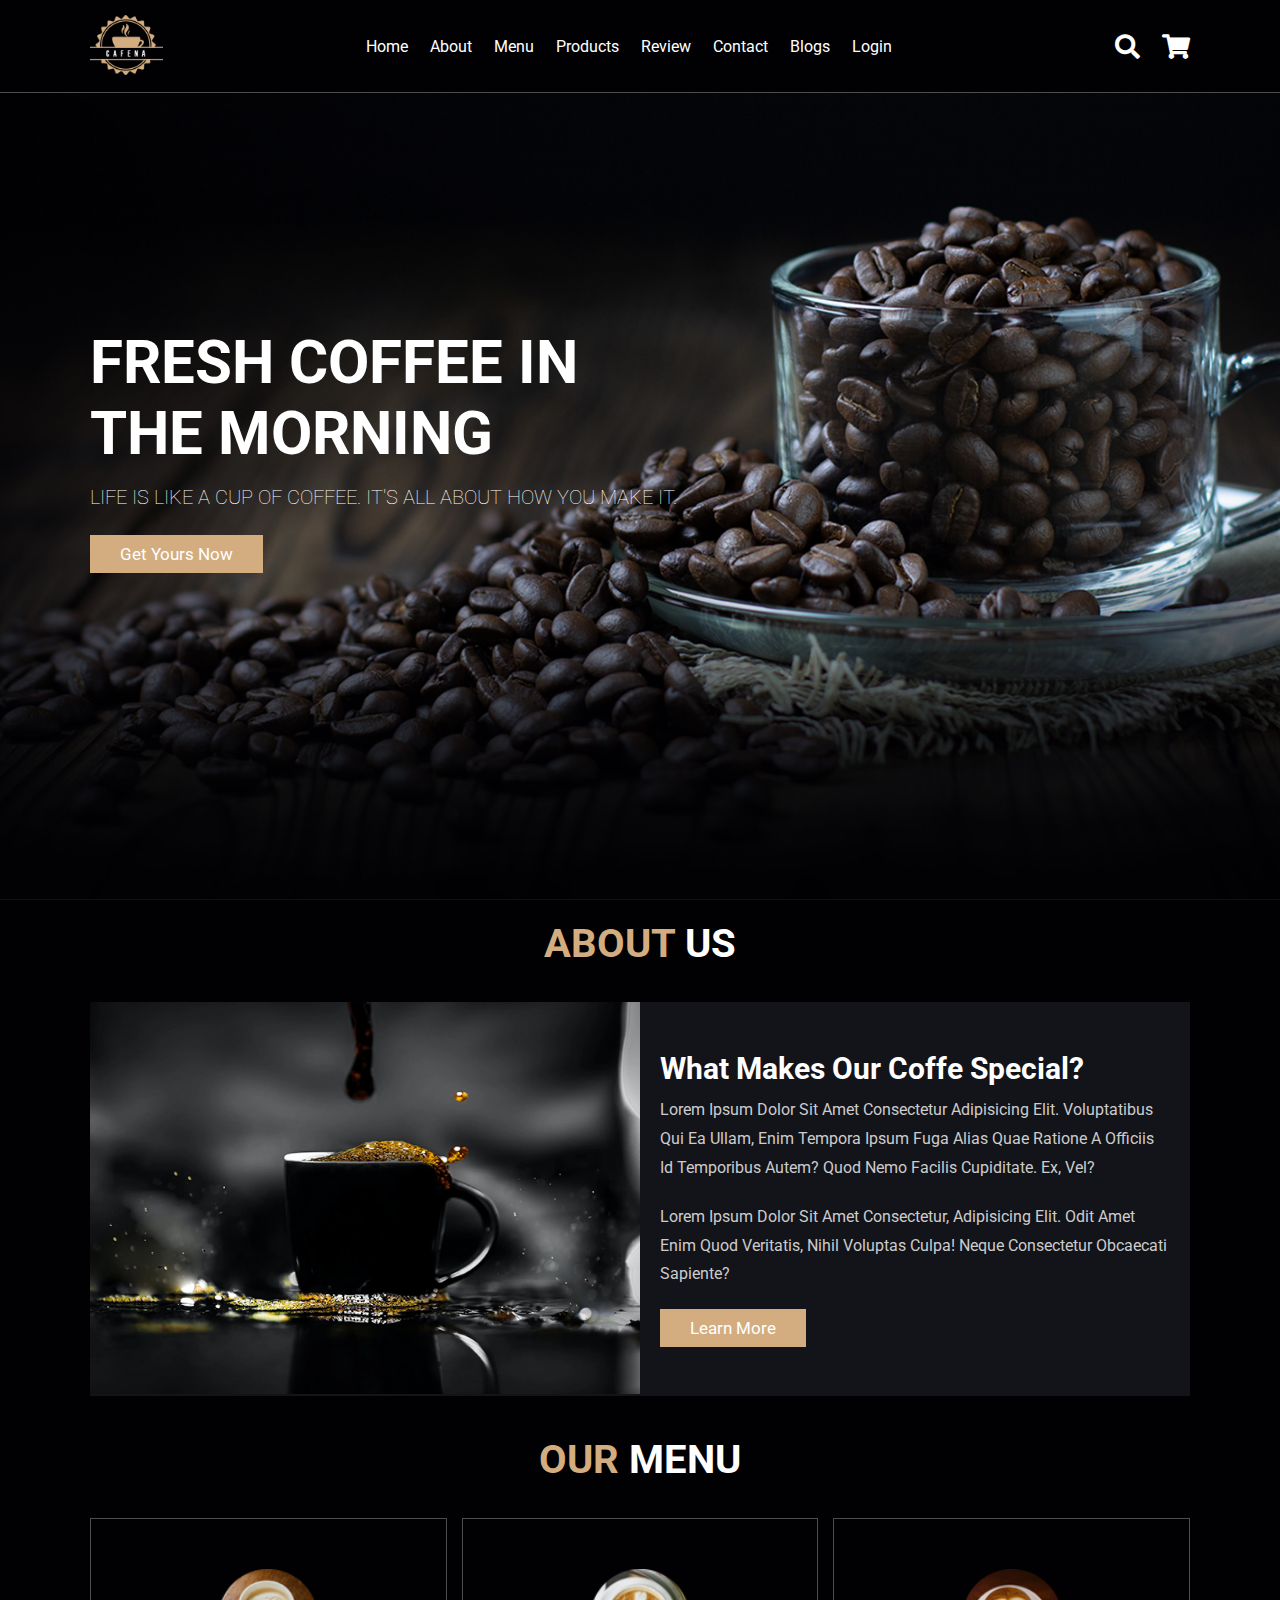
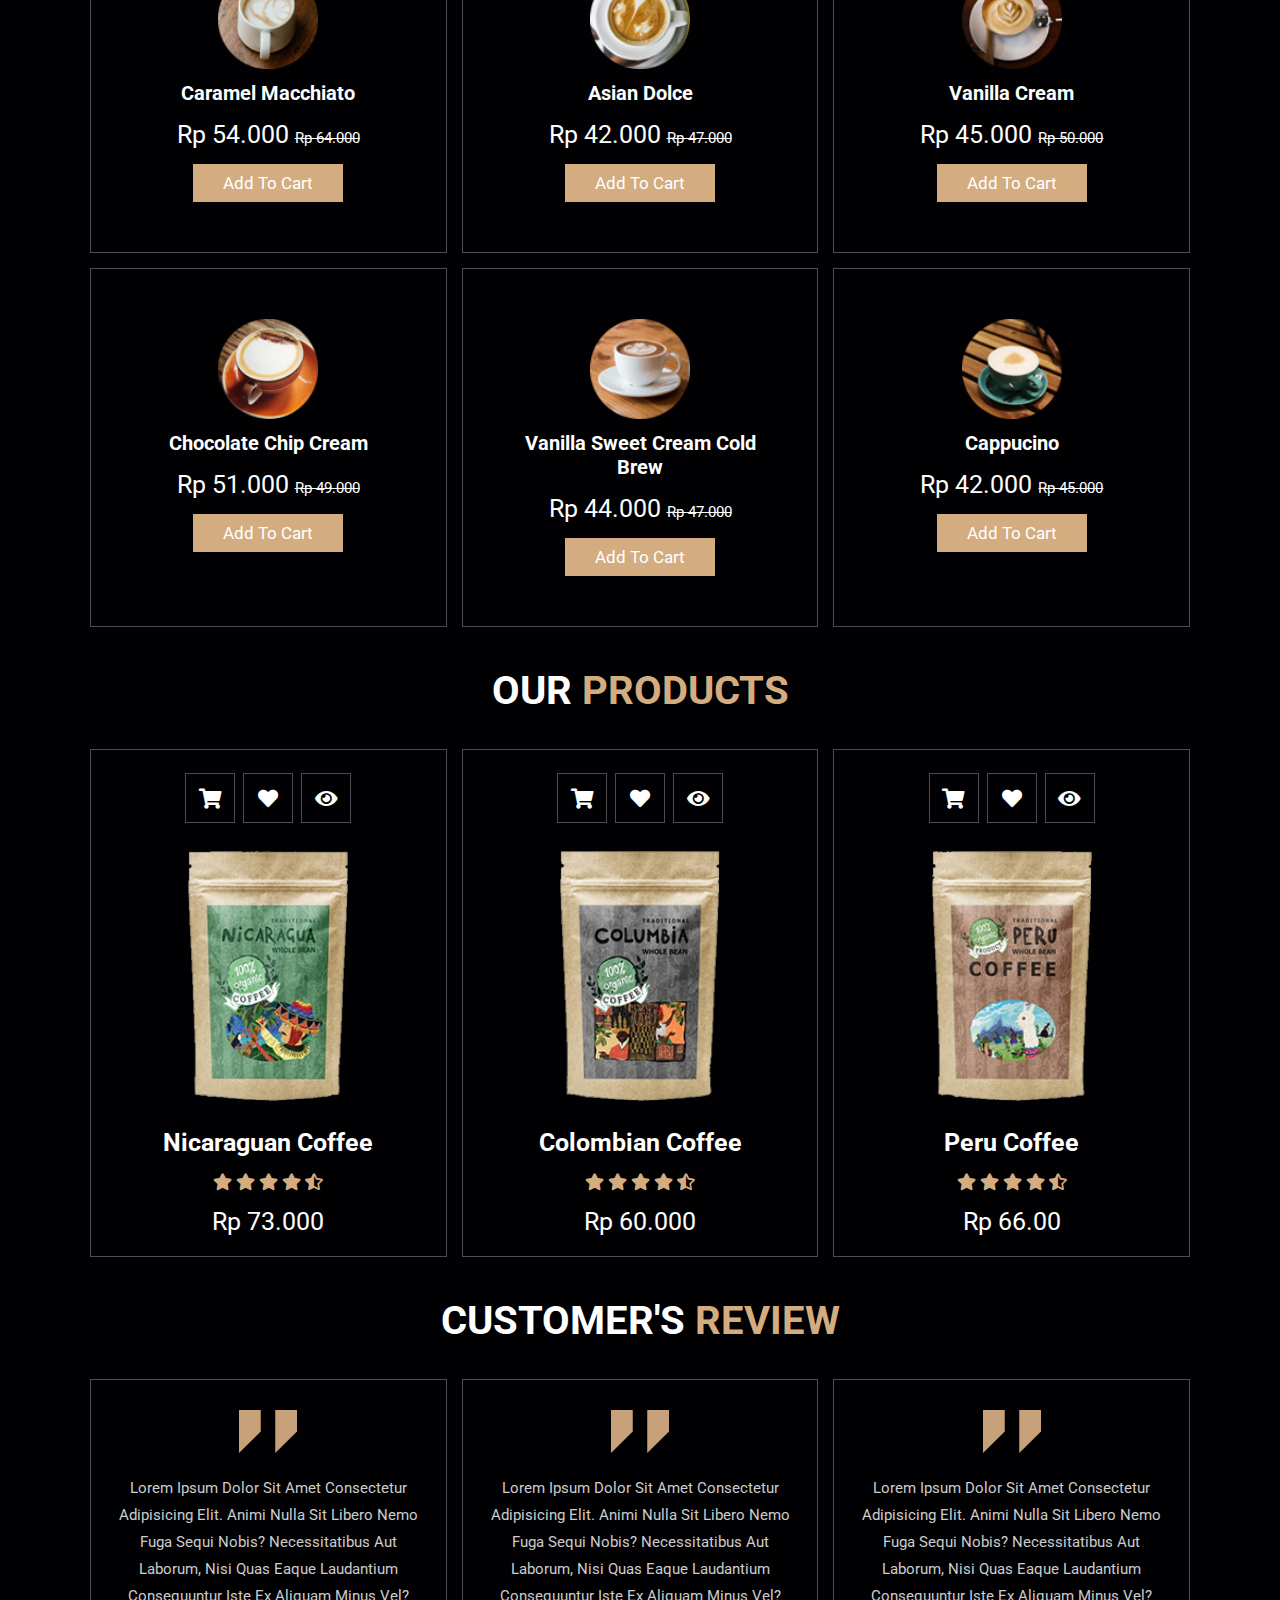
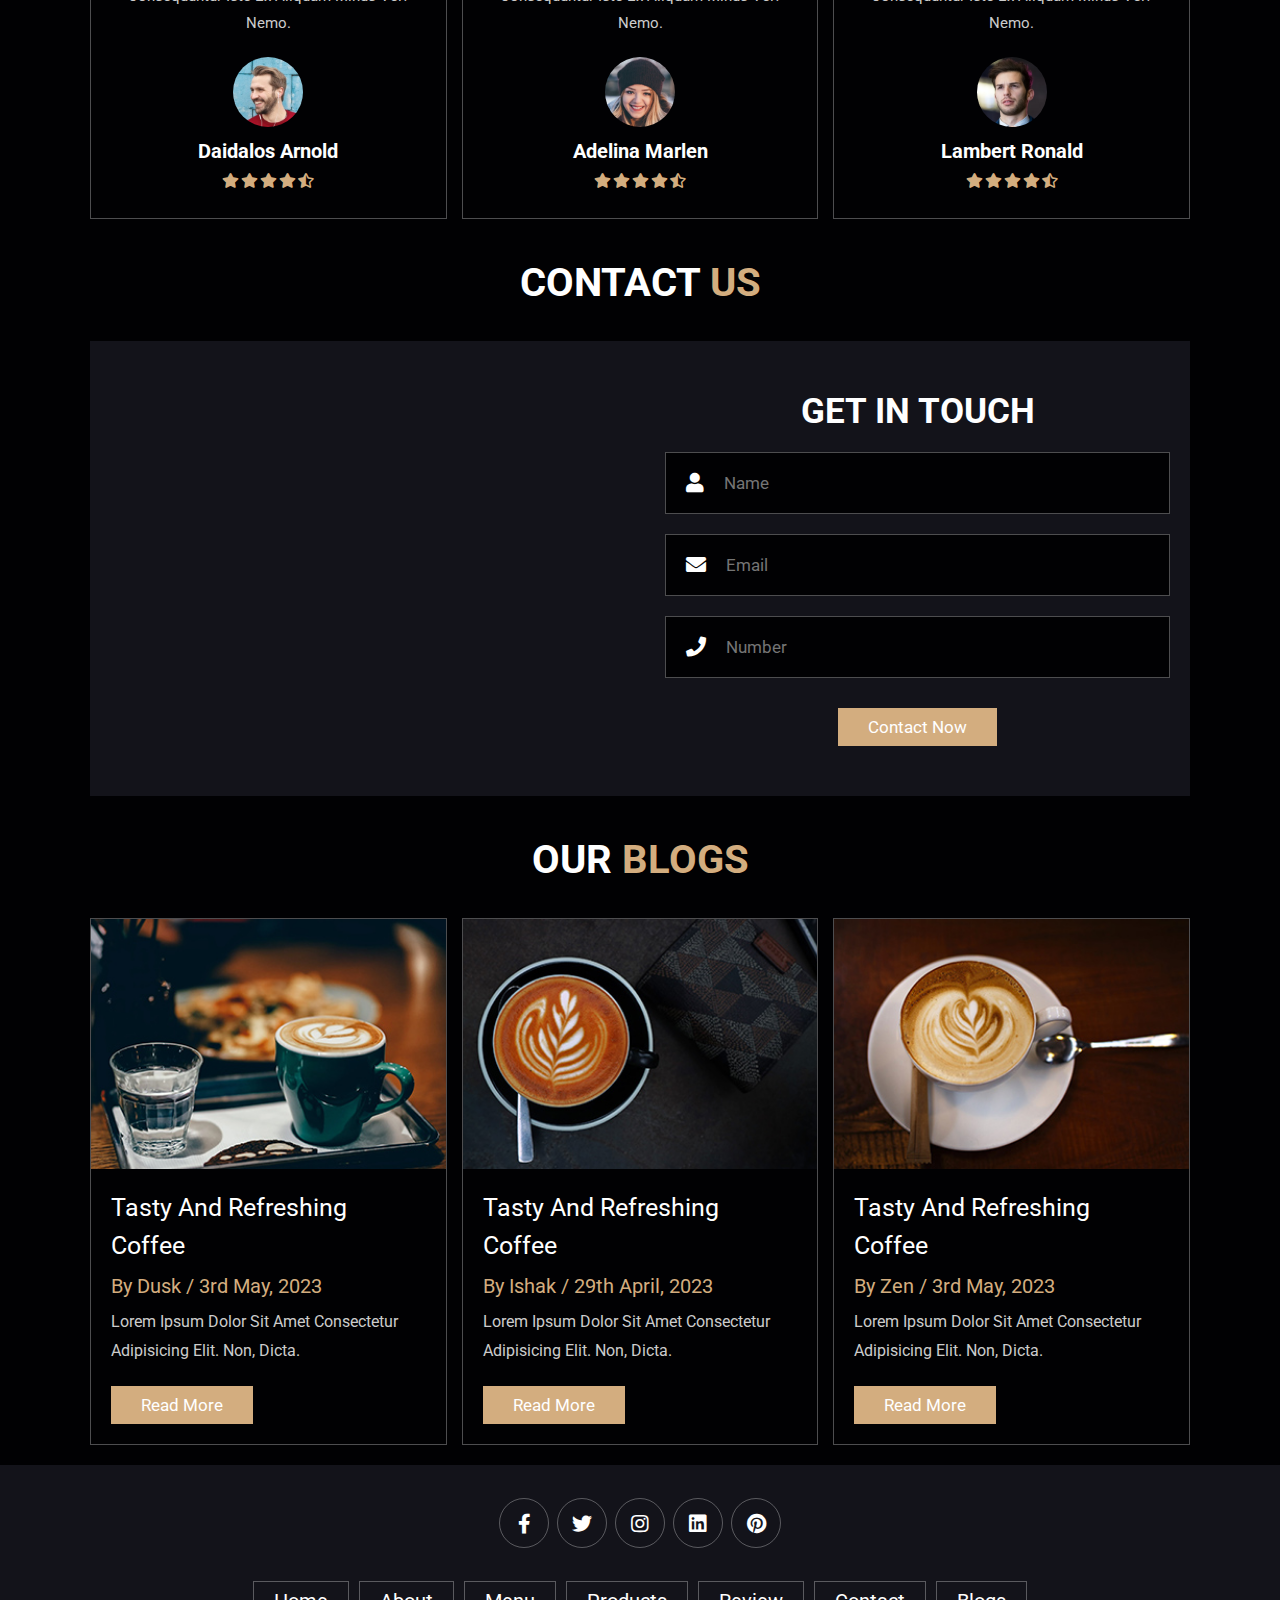
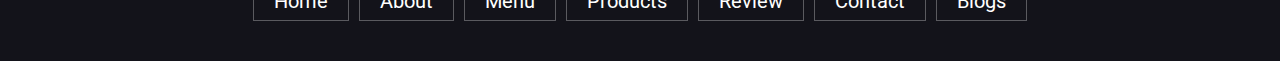
<file: index.html>
<!DOCTYPE html>
<html lang="en">
<head>
    <meta charset="UTF-8">
    <meta http-equiv="X-UA-Compatible" content="IE=edge">
    <meta name="viewport" content="width=device-width, initial-scale=1.0">
    <title>Coffee Shop</title>

    <!-- font awesome cdn link  -->
    <link rel="stylesheet" href="https://cdnjs.cloudflare.com/ajax/libs/font-awesome/5.15.4/css/all.min.css">

    <!-- custom css file link  -->
    <link rel="stylesheet" href="CSS/style.css">

</head>
<body>
    
<!-- header section starts  -->

<header class="header">

    <a href="#" class="logo">
        <img src="images/logo.png" alt="">
    </a>

    <nav class="navbar">
        <a href="#home">home</a>
        <a href="#about">about</a>
        <a href="#menu">menu</a>
        <a href="#products">products</a>
        <a href="#review">review</a>
        <a href="#contact">contact</a>
        <a href="#blogs">blogs</a>
		<a href="login/login.html">login</a>	
    </nav>

    <div class="icons">
        <div class="fas fa-search" id="search-btn"></div>
        <div class="fas fa-shopping-cart" id="cart-btn"></div>
        <div class="fas fa-bars" id="menu-btn"></div>
    </div>

    <div class="search-form">
        <input type="search" id="search-box" placeholder="search here...">
        <label for="search-box" class="fas fa-search"></label>
    </div>
</header>

<!-- header section ends -->

<!--home section starts-->
<section class="home" id="home">
	<div class="content">
		<h3>fresh coffee in the morning</h3>
		<p>Life is like a cup of coffee. It's all about how you make it.</p>
		<a href="#" class="btn">get yours now</a>
	</div>
</section>
<!--home section ends-->
<!-- about section starts -->
<section class="about" id="about">
	<h1 class="heading"><span>about</span> us</h1>
	<div class="row">
		<div class="image">
			<img src="images/about-img.jpeg" alt="">
		</div>
		<div class="content">
			<h3>what makes our coffe special?</h3>
			<p>Lorem ipsum dolor sit amet consectetur adipisicing elit. Voluptatibus qui ea ullam, enim tempora ipsum fuga alias quae ratione a officiis id temporibus autem? Quod nemo facilis cupiditate. Ex, vel?</p>
       <p>Lorem ipsum dolor sit amet consectetur, adipisicing elit. Odit amet enim quod veritatis, nihil voluptas culpa! Neque consectetur obcaecati sapiente?</p>
			 <a href="#" class="btn">learn more</a>
		</div>
	</div>
</section>
<!-- about section ends -->
<!--  menu section starts -->
 <section class="menu" id="menu">
	 <h1 class="heading"><span>our</span> menu</h1>
	 <div class="box-container">
		 <div class="box">
			 <img src="images/menu-1.png" alt="">
			 <h3>Caramel Macchiato</h3>
			 <div class="price">Rp 54.000 <span>Rp 64.000</span></div>
			 <a href="produk/caramel_macchiato.html" class="btn">add to cart</a>
		 </div>
		 <div class="box">
			<img src="images/menu-2.png" alt="">
			<h3>Asian Dolce</h3>
			<div class="price">Rp 42.000 <span>Rp 47.000</span></div>
			<a href="produk/asian_dolce.html" class="btn">add to cart</a>
		</div>
		<div class="box">
			<img src="images/menu-3.png" alt="">
			<h3>Vanilla Cream</h3>
			<div class="price">Rp 45.000 <span>Rp 50.000</span></div>
			<a href="produk/vanilla_cream.html" class="btn">add to cart</a>
		</div>
		<div class="box">
			<img src="images/menu-4.png" alt="">
			<h3>Chocolate Chip Cream</h3>
			<div class="price">Rp 51.000 <span>Rp 49.000</span></div>
			<a href="produk/chip_cream.html" class="btn">add to cart</a>
		</div>
		<div class="box">
			<img src="images/menu-5.png" alt="">
			<h3>Vanilla Sweet Cream Cold Brew</h3>
			<div class="price">Rp 44.000 <span>Rp 47.000</span></div>
			<a href="produk/cold_brew.html" class="btn">add to cart</a>
		</div>
		<div class="box">
			<img src="images/menu-6.png" alt="">
			<h3>Cappucino</h3>
			<div class="price">Rp 42.000 <span>Rp 45.000</span></div>
			<a href="produk/cappucino.html" class="btn">add to cart</a>
		</div>
	 </div>
 </section>
<!--  menu section ends -->
<!-- products section starts -->
 <section class="products" id="products">
	 <h1 class="heading">our <span> products </span></h1>
	 <div class="box-container">
		 <div class="box">
			 <div class="icons">
				 <a href="#" class="fas fa-shopping-cart"></a>
				 <a href="#" class="fas fa-heart"></a>
				 <a href="#" class="fas fa-eye"></a>
			 </div>
			 <div class="image">
				 <img src="images/product-1.png" alt="">
			 </div>
			 <div class="content">
				 <h3>Nicaraguan Coffee</h3>
				 <div class="stars">
					<i class="fas fa-star"></i>
					<i class="fas fa-star"></i>
					<i class="fas fa-star"></i>
					<i class="fas fa-star"></i>
					<i class="fas fa-star-half-alt"></i>
				 </div>
				 <div class="price">Rp 73.000</div>
			 </div>
		 </div>
		 <div class="box">
			<div class="icons">
				<a href="#" class="fas fa-shopping-cart"></a>
				<a href="#" class="fas fa-heart"></a>
				<a href="#" class="fas fa-eye"></a>
			</div>
			<div class="image">
				<img src="images/product-2.png" alt="">
			</div>
			<div class="content">
				<h3>Colombian Coffee</h3>
				<div class="stars">
				 <i class="fas fa-star"></i>
				 <i class="fas fa-star"></i>
				 <i class="fas fa-star"></i>
				 <i class="fas fa-star"></i>
				 <i class="fas fa-star-half-alt"></i>
				</div>
				<div class="price">Rp 60.000</div>
			</div>
		</div>
		<div class="box">
			<div class="icons">
				<a href="#" class="fas fa-shopping-cart"></a>
				<a href="#" class="fas fa-heart"></a>
				<a href="#" class="fas fa-eye"></a>
			</div>
			<div class="image">
				<img src="images/product-3.png" alt="">
			</div>
			<div class="content">
				<h3>Peru Coffee</h3>
				<div class="stars">
				 <i class="fas fa-star"></i>
				 <i class="fas fa-star"></i>
				 <i class="fas fa-star"></i>
				 <i class="fas fa-star"></i>
				 <i class="fas fa-star-half-alt"></i>
				</div>
				<div class="price">Rp 66.00</div>
			</div>
		</div>
	 </div>
 </section>
<!-- products section ends -->
<!-- review section starts -->
<section class="review" id="review">
	<h1 class="heading">customer's <span> review</span></h1>
	<div class="box-container">
		<div class="box">
			<img src="images/quote-img.png" alt="" class="quote">
			<p>Lorem ipsum dolor sit amet consectetur adipisicing elit. Animi nulla sit libero nemo fuga sequi nobis? Necessitatibus aut laborum, nisi quas eaque laudantium consequuntur iste ex aliquam minus vel? Nemo.</p>
			<img src="images/pic-1.png" class="user" alt="">
			<h3>Daidalos Arnold</h3>
			<div class="stars">
				<i class="fas fa-star"></i>
				<i class="fas fa-star"></i>
				<i class="fas fa-star"></i>
				<i class="fas fa-star"></i>
				<i class="fas fa-star-half-alt"></i>
			 </div>

		</div>
		<div class="box">
			<img src="images/quote-img.png" alt="" class="quote">
			<p>Lorem ipsum dolor sit amet consectetur adipisicing elit. Animi nulla sit libero nemo fuga sequi nobis? Necessitatibus aut laborum, nisi quas eaque laudantium consequuntur iste ex aliquam minus vel? Nemo.</p>
			<img src="images/pic-2.png" class="user" alt="">
			<h3>Adelina Marlen</h3>
			<div class="stars">
				<i class="fas fa-star"></i>
				<i class="fas fa-star"></i>
				<i class="fas fa-star"></i>
				<i class="fas fa-star"></i>
				<i class="fas fa-star-half-alt"></i>
			 </div>

		</div>
		<div class="box">
			<img src="images/quote-img.png" alt="" class="quote">
			<p>Lorem ipsum dolor sit amet consectetur adipisicing elit. Animi nulla sit libero nemo fuga sequi nobis? Necessitatibus aut laborum, nisi quas eaque laudantium consequuntur iste ex aliquam minus vel? Nemo.</p>
			<img src="images/pic-3.png" class="user" alt="">
			<h3>Lambert Ronald</h3>
			<div class="stars">
				<i class="fas fa-star"></i>
				<i class="fas fa-star"></i>
				<i class="fas fa-star"></i>
				<i class="fas fa-star"></i>
				<i class="fas fa-star-half-alt"></i>
			 </div>

		</div>
	</div>
</section>
<!-- review section ends -->

<!-- contact section srarts -->
<section class="contact" id="contact">
	<h1 class="heading">contact <span> us</span></h1>
 <div class="row">
	<iframe  class="map" src="https://www.google.com/maps/embed?pb=!1m17!1m12!1m3!1d415.91962347700354!2d112.77212593498646!3d-7.363244925399715!2m3!1f0!2f0!3f0!3m2!1i1024!2i768!4f13.1!3m2!1m1!2zN8KwMjEnNDYuNiJTIDExMsKwNDYnMTkuNiJF!5e0!3m2!1sen!2sid!4v1683110904349!5m2!1sen!2sid" allowfullscreen="" loading="lazy" frameborder="0"></iframe>
	<form action="">
		<h3>get in touch</h3>
		<div class="inputBox">
				<span class="fas fa-user"></span>
				<input type="text" placeholder="Name">
		</div>
		<div class="inputBox">
				<span class="fas fa-envelope"></span>
				<input type="email" placeholder="Email">
		</div>
		<div class="inputBox">
				<span class="fas fa-phone"></span>
				<input type="number" placeholder="Number">
		</div>
		<input type="submit" value="contact now" class="btn">
    </form>

   </div>
  </div>
</section>
<!-- contact section sends -->

<!-- blog section starts -->
<section class="blogs" id="blogs">

	<h1 class="heading"> our <span>blogs</span> </h1>

	<div class="box-container">

			<div class="box">
					<div class="image">
							<img src="images/blog-1.jpeg" alt="">
					</div>
					<div class="content">
							<a href="#" class="title">tasty and refreshing coffee</a>
							<span>by Dusk / 3rd May, 2023</span>
							<p>Lorem ipsum dolor sit amet consectetur adipisicing elit. Non, dicta.</p>
							<a href="#" class="btn">read more</a>
					</div>
			</div>

			<div class="box">
					<div class="image">
							<img src="images/blog-2.jpeg" alt="">
					</div>
					<div class="content">
							<a href="#" class="title">tasty and refreshing coffee</a>
							<span>by Ishak / 29th April, 2023</span>
							<p>Lorem ipsum dolor sit amet consectetur adipisicing elit. Non, dicta.</p>
							<a href="#" class="btn">read more</a>
					</div>
			</div>

			<div class="box">
					<div class="image">
							<img src="images/blog-3.jpeg" alt="">
					</div>
					<div class="content">
							<a href="#" class="title">tasty and refreshing coffee</a>
							<span>by Zen / 3rd May, 2023</span>
							<p>Lorem ipsum dolor sit amet consectetur adipisicing elit. Non, dicta.</p>
							<a href="#" class="btn">read more</a>
					</div>
			</div>

	</div>

</section>
<!-- blog section ends -->

<!-- footer section starts -->

<section class="footer">

	<div class="share">
			<a href="#" class="fab fa-facebook-f"></a>
			<a href="#" class="fab fa-twitter"></a>
			<a href="#" class="fab fa-instagram"></a>
			<a href="#" class="fab fa-linkedin"></a>
			<a href="#" class="fab fa-pinterest"></a>
	</div>

	<div class="links">
			<a href="#">home</a>
			<a href="#">about</a>
			<a href="#">menu</a>
			<a href="#">products</a>
			<a href="#">review</a>
			<a href="#">contact</a>
			<a href="#">blogs</a>
	</div>
</section>
<!-- footer section ends -->

</body>
</html>
</file>
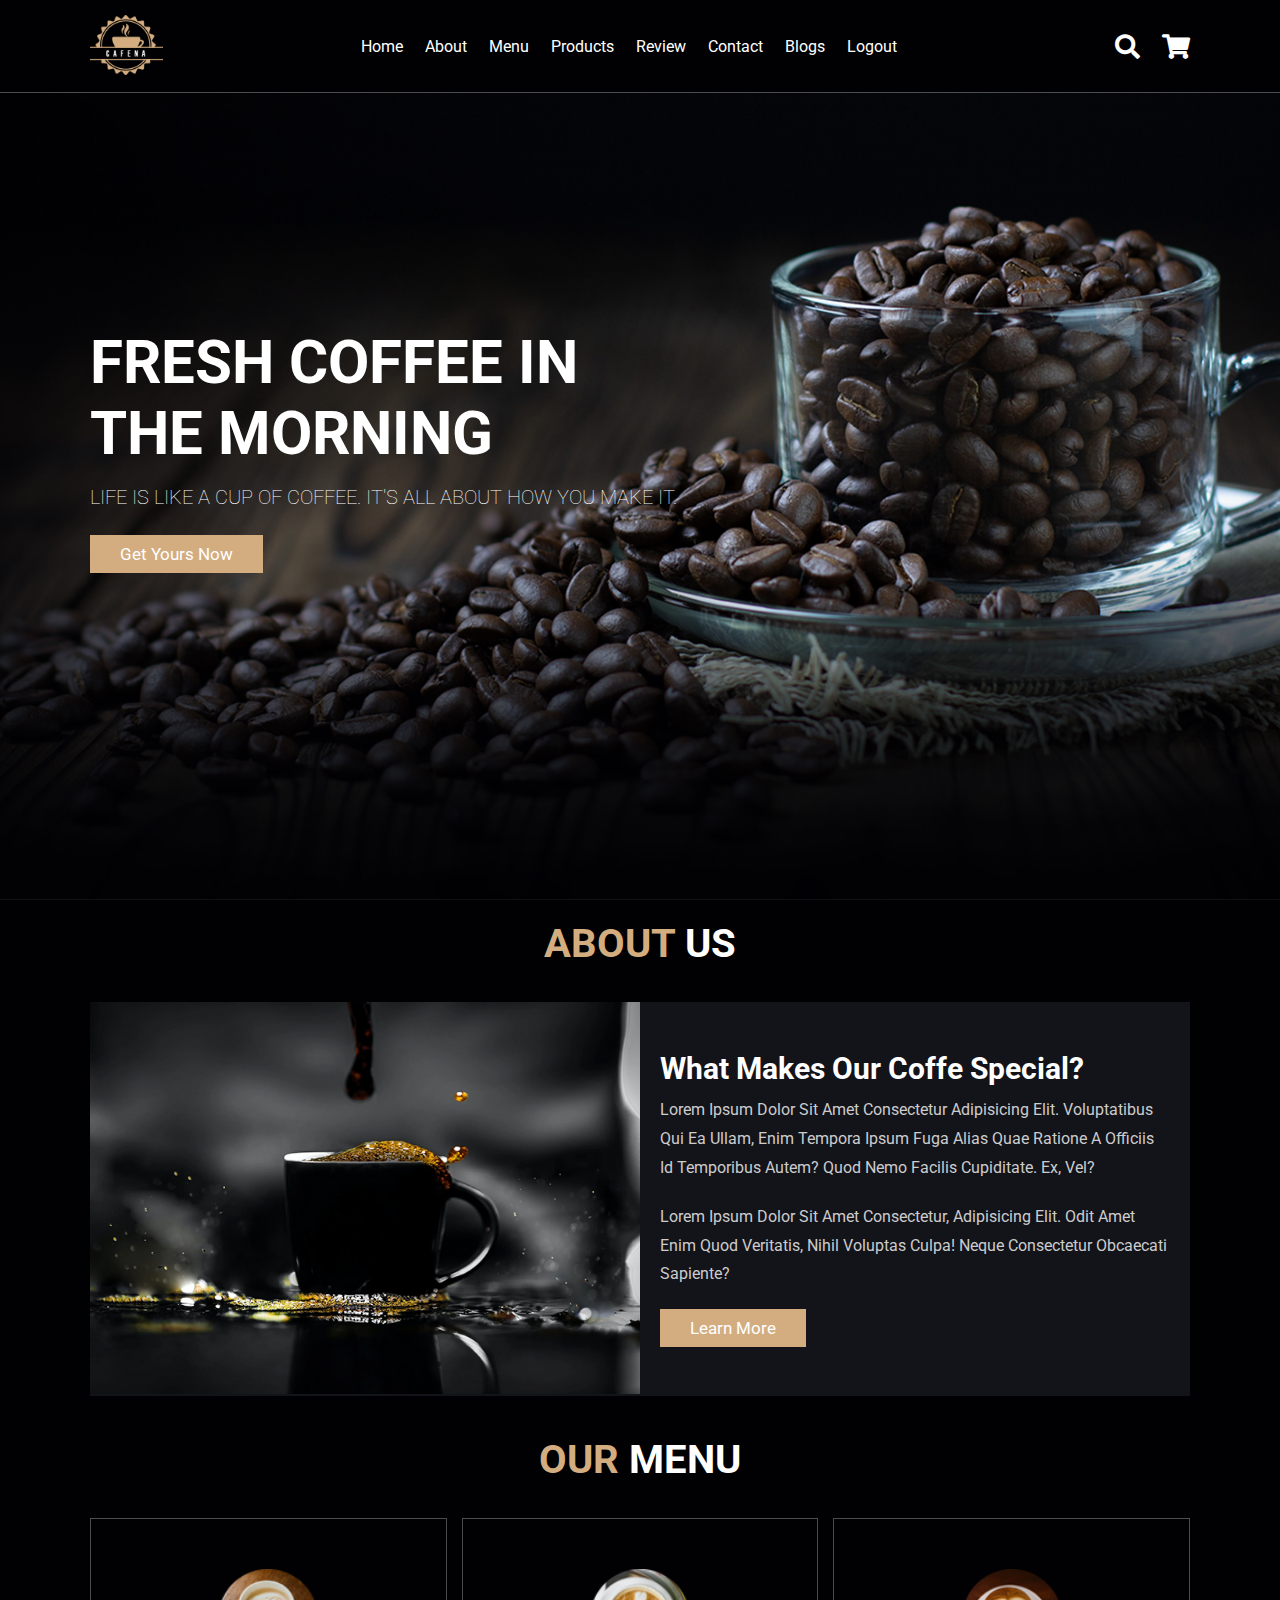
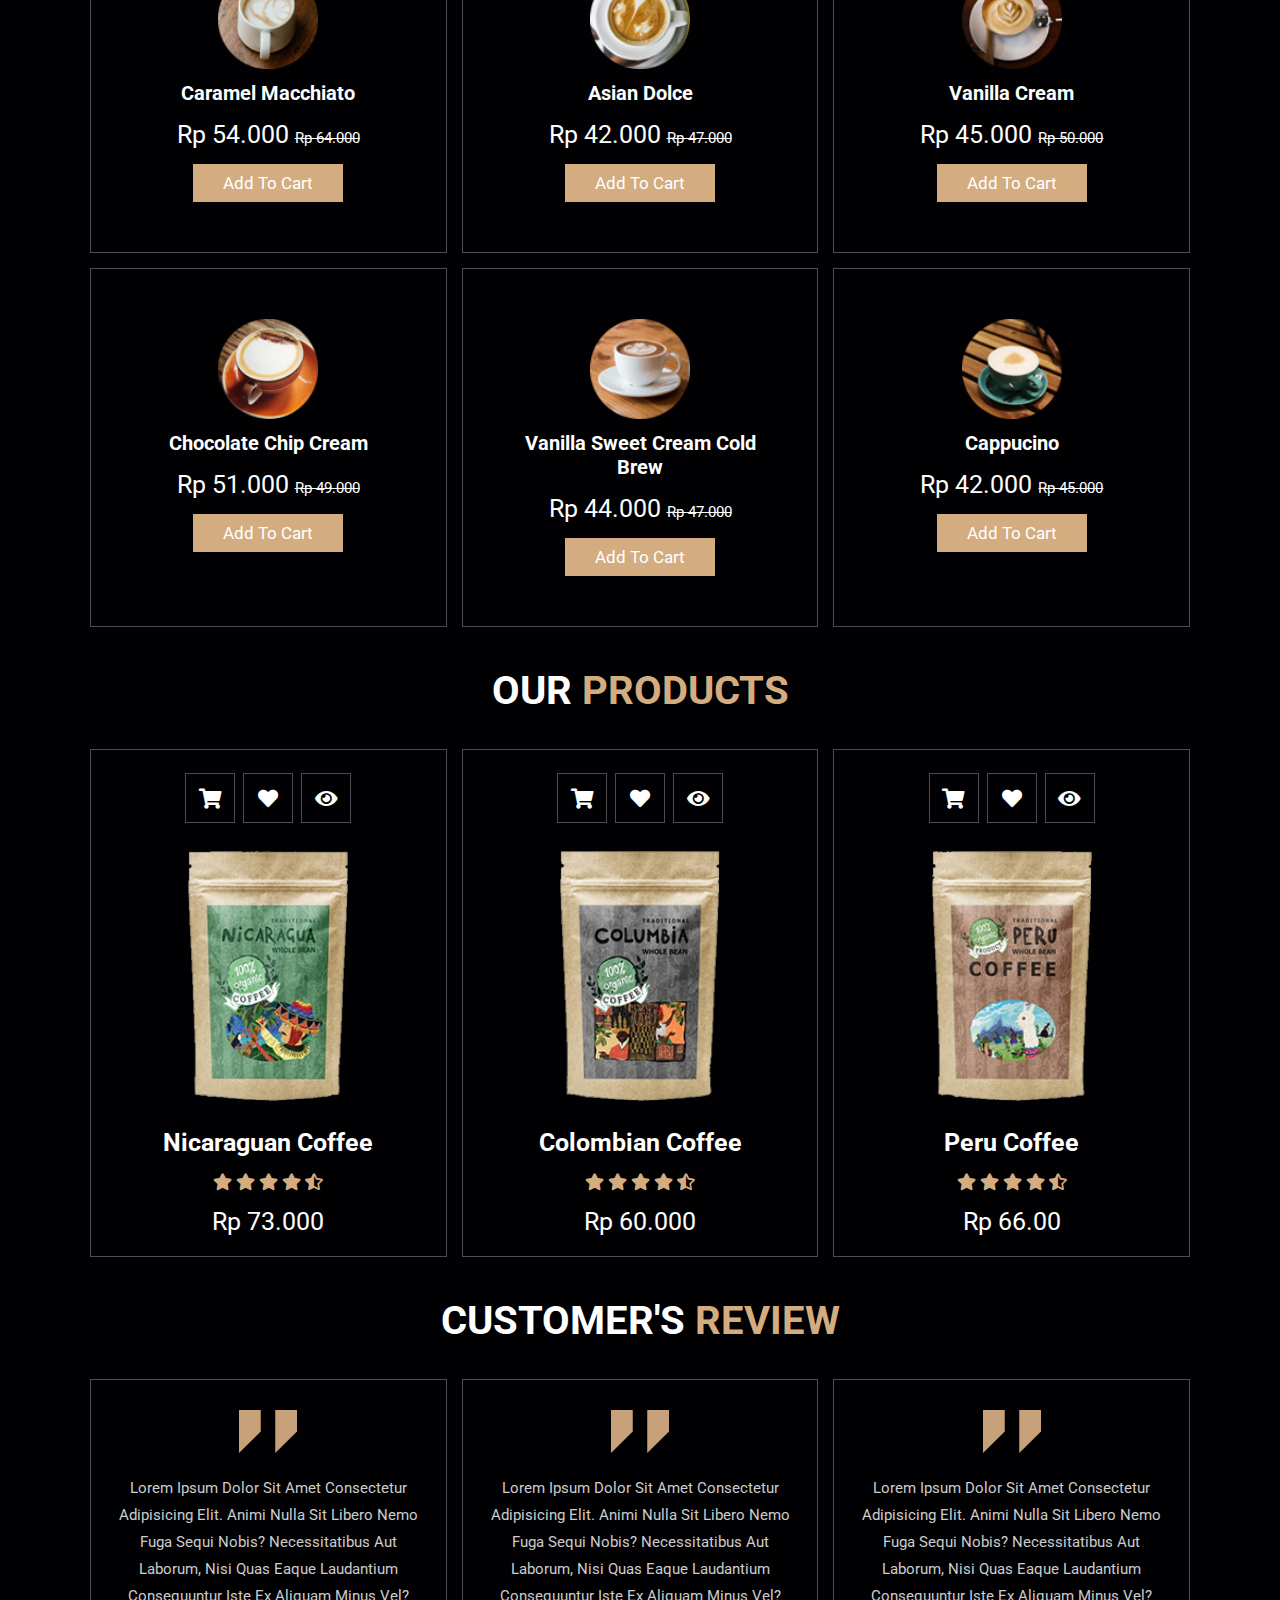
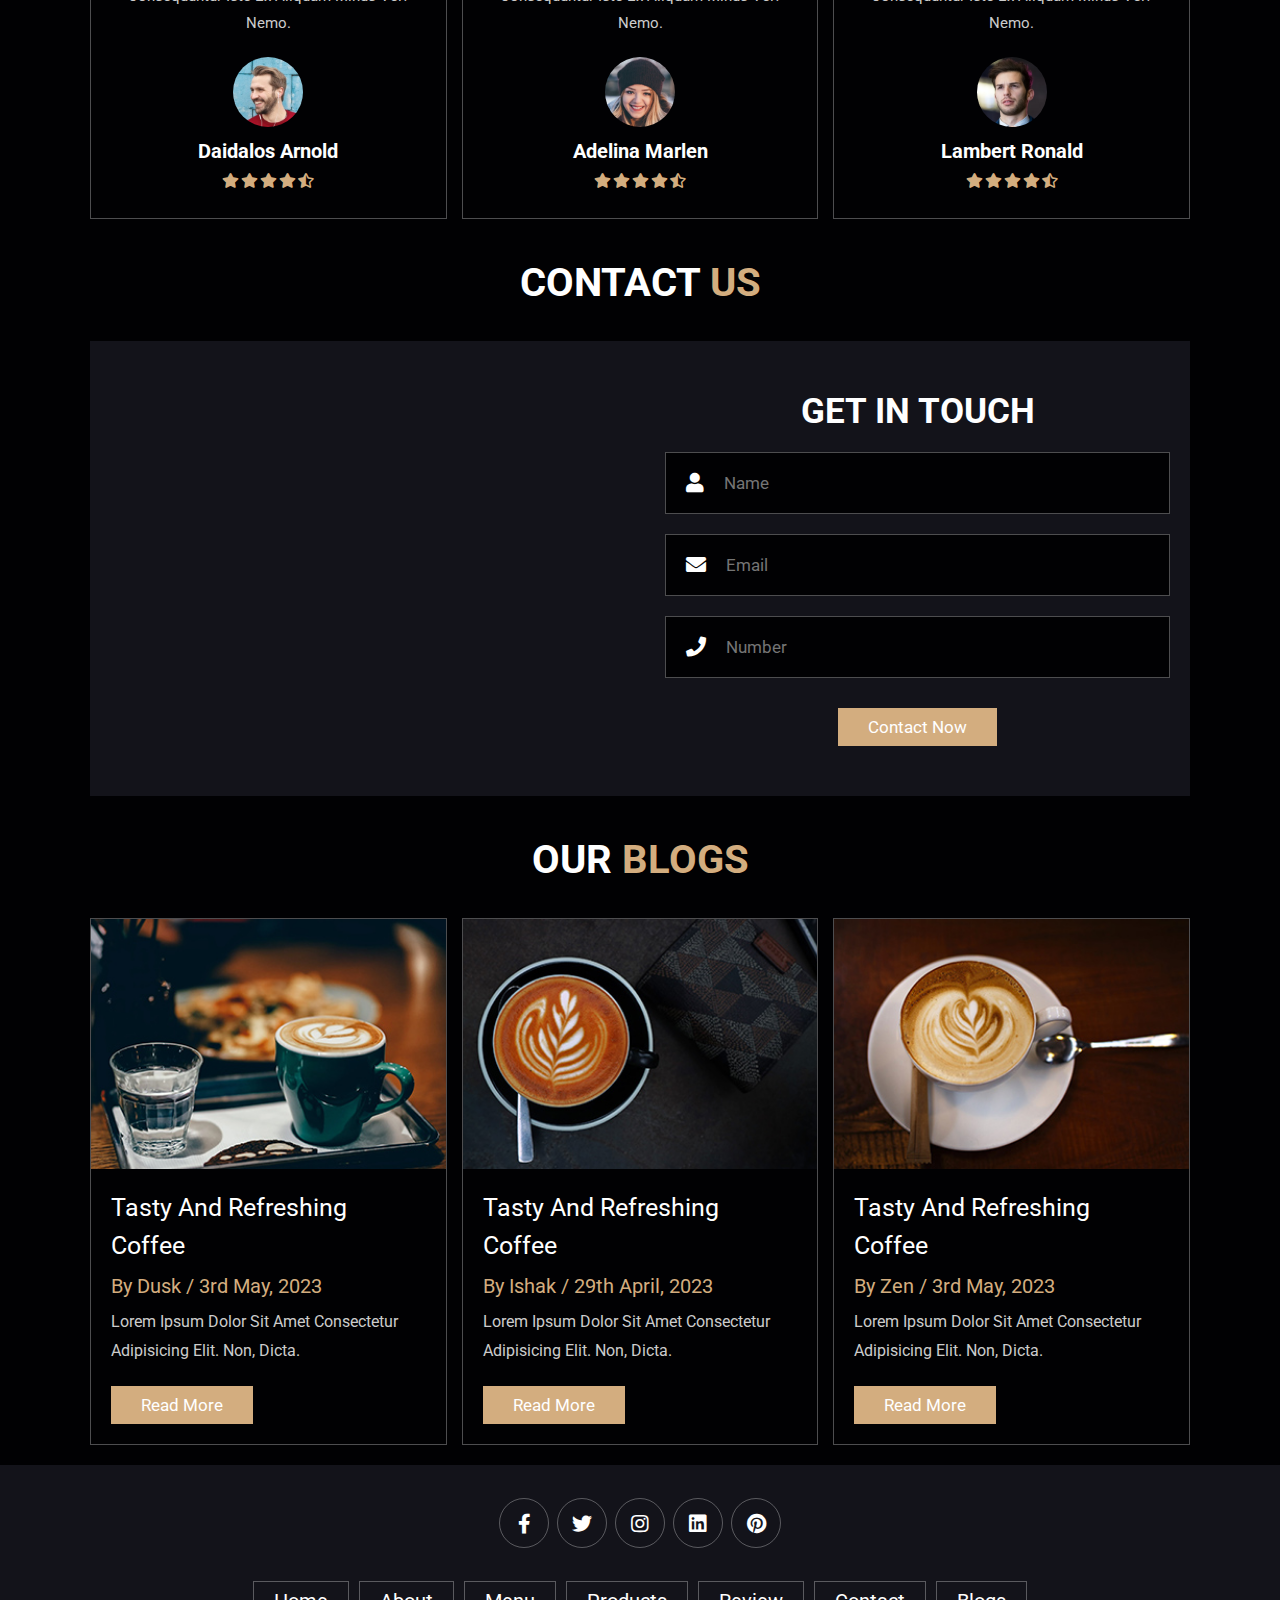
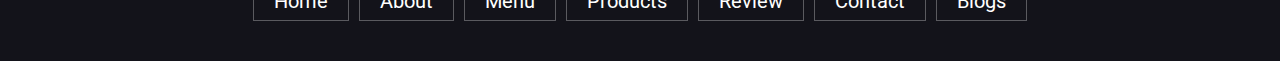
<file: index2.html>
<!DOCTYPE html>
<html lang="en">
<head>
    <meta charset="UTF-8">
    <meta http-equiv="X-UA-Compatible" content="IE=edge">
    <meta name="viewport" content="width=device-width, initial-scale=1.0">
    <title>Coffee Shop Website </title>

    <!-- font awesome cdn link  -->
    <link rel="stylesheet" href="https://cdnjs.cloudflare.com/ajax/libs/font-awesome/5.15.4/css/all.min.css">

    <!-- custom css file link  -->
    <link rel="stylesheet" href="CSS/style.css">

</head>
<body>
    
<!-- header section starts  -->

<header class="header">

    <a href="#" class="logo">
        <img src="images/logo.png" alt="">
    </a>

    <nav class="navbar">
        <a href="#home">home</a>
        <a href="#about">about</a>
        <a href="#menu">menu</a>
        <a href="#products">products</a>
        <a href="#review">review</a>
        <a href="#contact">contact</a>
        <a href="#blogs">blogs</a>
		<a href="index.html">logout</a>	
    </nav>

    <div class="icons">
        <div class="fas fa-search" id="search-btn"></div>
        <div class="fas fa-shopping-cart" id="cart-btn"></div>
        <div class="fas fa-bars" id="menu-btn"></div>
    </div>

    <div class="search-form">
        <input type="search" id="search-box" placeholder="search here...">
        <label for="search-box" class="fas fa-search"></label>
    </div>

</header>

<!-- header section ends -->

<!--home section starts-->
<section class="home" id="home">
	<div class="content">
		<h3>fresh coffee in the morning</h3>
		<p>Life is like a cup of coffee. It's all about how you make it.</p>
		<a href="#" class="btn">get yours now</a>
	</div>
</section>
<!--home section ends-->
<!-- about section starts -->
<section class="about" id="about">
	<h1 class="heading"><span>about</span> us</h1>
	<div class="row">
		<div class="image">
			<img src="images/about-img.jpeg" alt="">
		</div>
		<div class="content">
			<h3>what makes our coffe special?</h3>
			<p>Lorem ipsum dolor sit amet consectetur adipisicing elit. Voluptatibus qui ea ullam, enim tempora ipsum fuga alias quae ratione a officiis id temporibus autem? Quod nemo facilis cupiditate. Ex, vel?</p>
       <p>Lorem ipsum dolor sit amet consectetur, adipisicing elit. Odit amet enim quod veritatis, nihil voluptas culpa! Neque consectetur obcaecati sapiente?</p>
			 <a href="#" class="btn">learn more</a>
		</div>
	</div>
</section>
<!-- about section ends -->
<!--  menu section starts -->
 <section class="menu" id="menu">
	 <h1 class="heading"><span>our</span> menu</h1>
	 <div class="box-container">
		 <div class="box">
			 <img src="images/menu-1.png" alt="">
			 <h3>Caramel Macchiato</h3>
			 <div class="price">Rp 54.000 <span>Rp 64.000</span></div>
			 <a href="produk/caramel_macchiato.html" class="btn">add to cart</a>
		 </div>
		 <div class="box">
			<img src="images/menu-2.png" alt="">
			<h3>Asian Dolce</h3>
			<div class="price">Rp 42.000 <span>Rp 47.000</span></div>
			<a href="produk/asian_dolce.html" class="btn">add to cart</a>
		</div>
		<div class="box">
			<img src="images/menu-3.png" alt="">
			<h3>Vanilla Cream</h3>
			<div class="price">Rp 45.000 <span>Rp 50.000</span></div>
			<a href="produk/vanilla_cream.html" class="btn">add to cart</a>
		</div>
		<div class="box">
			<img src="images/menu-4.png" alt="">
			<h3>Chocolate Chip Cream</h3>
			<div class="price">Rp 51.000 <span>Rp 49.000</span></div>
			<a href="produk/chip_cream.html" class="btn">add to cart</a>
		</div>
		<div class="box">
			<img src="images/menu-5.png" alt="">
			<h3>Vanilla Sweet Cream Cold Brew</h3>
			<div class="price">Rp 44.000 <span>Rp 47.000</span></div>
			<a href="produk/cold_brew.html" class="btn">add to cart</a>
		</div>
		<div class="box">
			<img src="images/menu-6.png" alt="">
			<h3>Cappucino</h3>
			<div class="price">Rp 42.000 <span>Rp 45.000</span></div>
			<a href="produk/cappucino.html" class="btn">add to cart</a>
		</div>
	 </div>
 </section>
<!--  menu section ends -->
<!-- products section starts -->
 <section class="products" id="products">
	 <h1 class="heading">our <span> products </span></h1>
	 <div class="box-container">
		 <div class="box">
			 <div class="icons">
				 <a href="#" class="fas fa-shopping-cart"></a>
				 <a href="#" class="fas fa-heart"></a>
				 <a href="#" class="fas fa-eye"></a>
			 </div>
			 <div class="image">
				 <img src="images/product-1.png" alt="">
			 </div>
			 <div class="content">
				 <h3>Nicaraguan Coffee</h3>
				 <div class="stars">
					<i class="fas fa-star"></i>
					<i class="fas fa-star"></i>
					<i class="fas fa-star"></i>
					<i class="fas fa-star"></i>
					<i class="fas fa-star-half-alt"></i>
				 </div>
				 <div class="price">Rp 73.000</div>
			 </div>
		 </div>
		 <div class="box">
			<div class="icons">
				<a href="#" class="fas fa-shopping-cart"></a>
				<a href="#" class="fas fa-heart"></a>
				<a href="#" class="fas fa-eye"></a>
			</div>
			<div class="image">
				<img src="images/product-2.png" alt="">
			</div>
			<div class="content">
				<h3>Colombian Coffee</h3>
				<div class="stars">
				 <i class="fas fa-star"></i>
				 <i class="fas fa-star"></i>
				 <i class="fas fa-star"></i>
				 <i class="fas fa-star"></i>
				 <i class="fas fa-star-half-alt"></i>
				</div>
				<div class="price">Rp 60.000</div>
			</div>
		</div>
		<div class="box">
			<div class="icons">
				<a href="#" class="fas fa-shopping-cart"></a>
				<a href="#" class="fas fa-heart"></a>
				<a href="#" class="fas fa-eye"></a>
			</div>
			<div class="image">
				<img src="images/product-3.png" alt="">
			</div>
			<div class="content">
				<h3>Peru Coffee</h3>
				<div class="stars">
				 <i class="fas fa-star"></i>
				 <i class="fas fa-star"></i>
				 <i class="fas fa-star"></i>
				 <i class="fas fa-star"></i>
				 <i class="fas fa-star-half-alt"></i>
				</div>
				<div class="price">Rp 66.00</div>
			</div>
		</div>
	 </div>
 </section>
<!-- products section ends -->
<!-- review section starts -->
<section class="review" id="review">
	<h1 class="heading">customer's <span> review</span></h1>
	<div class="box-container">
		<div class="box">
			<img src="images/quote-img.png" alt="" class="quote">
			<p>Lorem ipsum dolor sit amet consectetur adipisicing elit. Animi nulla sit libero nemo fuga sequi nobis? Necessitatibus aut laborum, nisi quas eaque laudantium consequuntur iste ex aliquam minus vel? Nemo.</p>
			<img src="images/pic-1.png" class="user" alt="">
			<h3>Daidalos Arnold</h3>
			<div class="stars">
				<i class="fas fa-star"></i>
				<i class="fas fa-star"></i>
				<i class="fas fa-star"></i>
				<i class="fas fa-star"></i>
				<i class="fas fa-star-half-alt"></i>
			 </div>

		</div>
		<div class="box">
			<img src="images/quote-img.png" alt="" class="quote">
			<p>Lorem ipsum dolor sit amet consectetur adipisicing elit. Animi nulla sit libero nemo fuga sequi nobis? Necessitatibus aut laborum, nisi quas eaque laudantium consequuntur iste ex aliquam minus vel? Nemo.</p>
			<img src="images/pic-2.png" class="user" alt="">
			<h3>Adelina Marlen</h3>
			<div class="stars">
				<i class="fas fa-star"></i>
				<i class="fas fa-star"></i>
				<i class="fas fa-star"></i>
				<i class="fas fa-star"></i>
				<i class="fas fa-star-half-alt"></i>
			 </div>

		</div>
		<div class="box">
			<img src="images/quote-img.png" alt="" class="quote">
			<p>Lorem ipsum dolor sit amet consectetur adipisicing elit. Animi nulla sit libero nemo fuga sequi nobis? Necessitatibus aut laborum, nisi quas eaque laudantium consequuntur iste ex aliquam minus vel? Nemo.</p>
			<img src="images/pic-3.png" class="user" alt="">
			<h3>Lambert Ronald</h3>
			<div class="stars">
				<i class="fas fa-star"></i>
				<i class="fas fa-star"></i>
				<i class="fas fa-star"></i>
				<i class="fas fa-star"></i>
				<i class="fas fa-star-half-alt"></i>
			 </div>

		</div>
	</div>
</section>
<!-- review section ends -->

<!-- contact section srarts -->
<section class="contact" id="contact">
	<h1 class="heading">contact <span> us</span></h1>
 <div class="row">
	<iframe  class="map" src="https://www.google.com/maps/embed?pb=!1m17!1m12!1m3!1d415.91962347700354!2d112.77212593498646!3d-7.363244925399715!2m3!1f0!2f0!3f0!3m2!1i1024!2i768!4f13.1!3m2!1m1!2zN8KwMjEnNDYuNiJTIDExMsKwNDYnMTkuNiJF!5e0!3m2!1sen!2sid!4v1683110904349!5m2!1sen!2sid" allowfullscreen="" loading="lazy" frameborder="0"></iframe>
	<form action="">
		<h3>get in touch</h3>
		<div class="inputBox">
				<span class="fas fa-user"></span>
				<input type="text" placeholder="Name">
		</div>
		<div class="inputBox">
				<span class="fas fa-envelope"></span>
				<input type="email" placeholder="Email">
		</div>
		<div class="inputBox">
				<span class="fas fa-phone"></span>
				<input type="number" placeholder="Number">
		</div>
		<input type="submit" value="contact now" class="btn">
    </form>

   </div>
  </div>
</section>
<!-- contact section sends -->

<!-- blog section starts -->
<section class="blogs" id="blogs">

	<h1 class="heading"> our <span>blogs</span> </h1>

	<div class="box-container">

			<div class="box">
					<div class="image">
							<img src="images/blog-1.jpeg" alt="">
					</div>
					<div class="content">
							<a href="#" class="title">tasty and refreshing coffee</a>
							<span>by Dusk / 3rd May, 2023</span>
							<p>Lorem ipsum dolor sit amet consectetur adipisicing elit. Non, dicta.</p>
							<a href="#" class="btn">read more</a>
					</div>
			</div>

			<div class="box">
					<div class="image">
							<img src="images/blog-2.jpeg" alt="">
					</div>
					<div class="content">
							<a href="#" class="title">tasty and refreshing coffee</a>
							<span>by Ishak / 29th April, 2023</span>
							<p>Lorem ipsum dolor sit amet consectetur adipisicing elit. Non, dicta.</p>
							<a href="#" class="btn">read more</a>
					</div>
			</div>

			<div class="box">
					<div class="image">
							<img src="images/blog-3.jpeg" alt="">
					</div>
					<div class="content">
							<a href="#" class="title">tasty and refreshing coffee</a>
							<span>by Zen / 3rd May, 2023</span>
							<p>Lorem ipsum dolor sit amet consectetur adipisicing elit. Non, dicta.</p>
							<a href="#" class="btn">read more</a>
					</div>
			</div>

	</div>

</section>
<!-- blog section ends -->

<!-- footer section starts -->

<section class="footer">

	<div class="share">
			<a href="#" class="fab fa-facebook-f"></a>
			<a href="#" class="fab fa-twitter"></a>
			<a href="#" class="fab fa-instagram"></a>
			<a href="#" class="fab fa-linkedin"></a>
			<a href="#" class="fab fa-pinterest"></a>
	</div>

	<div class="links">
			<a href="#">home</a>
			<a href="#">about</a>
			<a href="#">menu</a>
			<a href="#">products</a>
			<a href="#">review</a>
			<a href="#">contact</a>
			<a href="#">blogs</a>
	</div>
</section>
<!-- footer section ends -->

</body>
</html>
</file>
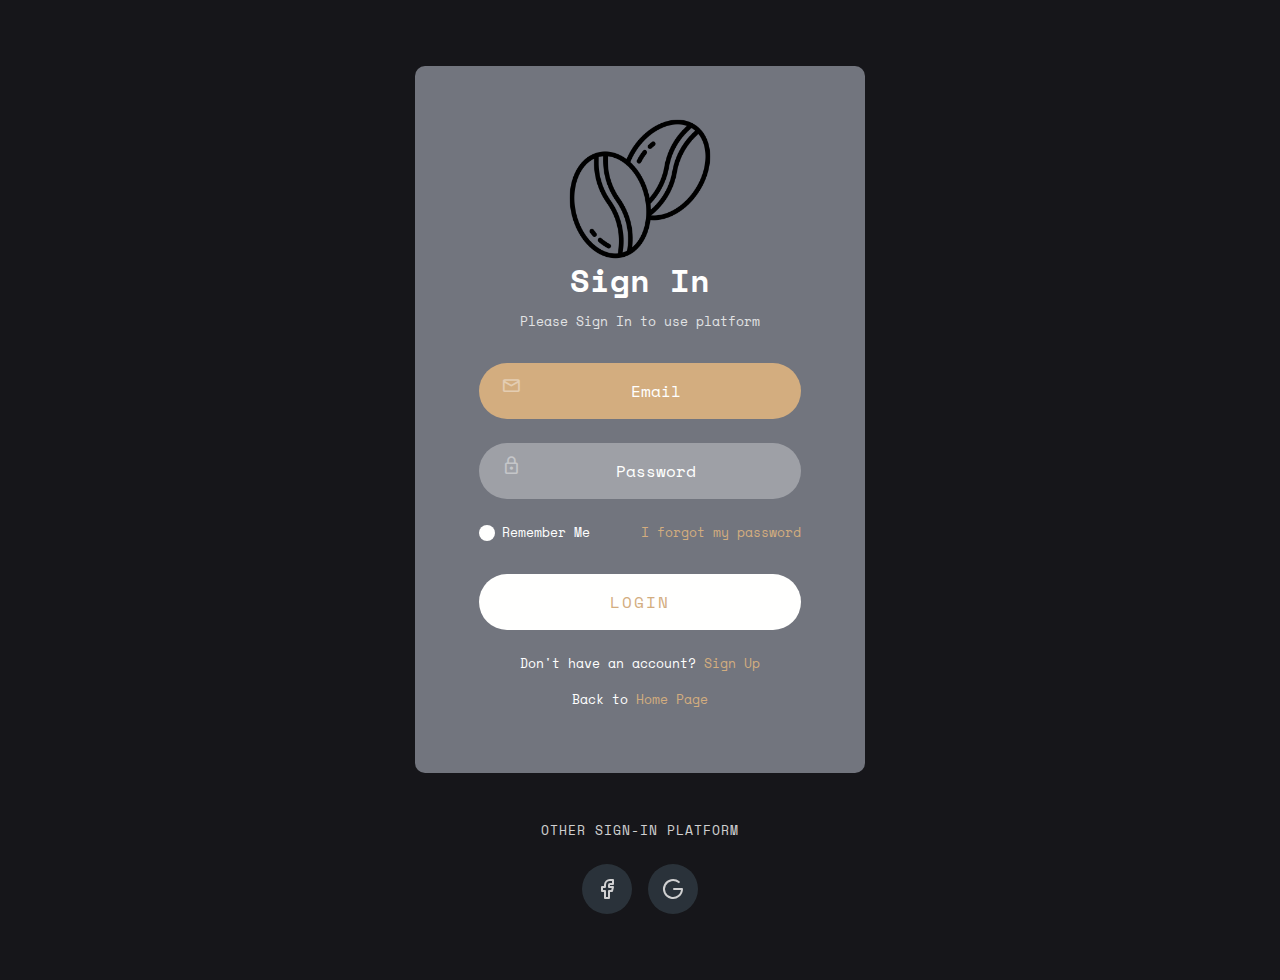
<file: login/login.html>
<!DOCTYPE html>
<html lang="en">

<head>
    <meta charset="UTF-8">
    <meta http-equiv="X-UA-Compatible" content="IE=edge">
    <meta name="viewport" content="width=device-width, initial-scale=1.0">
    <title>Login</title>
    <link rel="stylesheet" href="login.css">
    <link rel="stylesheet"
        href="https://fonts.googleapis.com/css2?family=Material+Symbols+Rounded:opsz,wght,FILL,GRAD@48,300,0,0" />
</head>

<body>

    <div class="login-card-container">
        <div class="login-card">
            <div class="login-card-logo">
                <img src="coffee-beans.png" alt="logo">
            </div>
            <div class="login-card-header">
                <h1>Sign In</h1>
                <div>Please Sign In to use platform</div>
            </div>
            <form class="login-card-form">
                <div class="form-item">
                    <span class="form-item-icon material-symbols-rounded">mail</span>
                    <input type="text" placeholder="Email" required autofocus>
                </div>
                <div class="form-item">
                    <span class="form-item-icon material-symbols-rounded">lock</span>
                    <input type="password" placeholder="Password" required>
                </div>
                <div class="form-item-other">
                    <div class="checkbox">
                        <input type="checkbox" id="rememberMeCheckbox">
                        <label for="rememberMeCheckbox">Remember Me</label>
                    </div>
                    <a href="#">I forgot my password</a>
                </div>
                <button type="submit"><a href="../index2.html">Login</a></button>
            </form>
            <div class="login-card-footer">
                Don't have an account? <a href="signup.html">Sign Up</a>
            </div>
            <div class="back-dusk-station">
                Back to <a href="../index.html">Home Page</a>
            </div>
        </div>
        <div class="login-card-social">
            <div>other Sign-in Platform</div>
            <div class="login-card-social-btns">
                <a href="#">
                    <svg xmlns="http://www.w3.org/2000/svg" class="icon icon-tabler icon-tabler-brand-facebook"
                        width="24" height="24" viewBox="0 0 24 24" stroke-width="2" stroke="currentColor" fill="none"
                        stroke-linecap="round" stroke-linejoin="round">
                        <path stroke="none" d="M0 0h24v24H0z" fill="none"></path>
                        <path d="M7 10v4h3v7h4v-7h3l1 -4h-4v-2a1 1 0 0 1 1 -1h3v-4h-3a5 5 0 0 0 -5 5v2h-3"></path>
                    </svg>
                </a>
                <a href="#">
                    <svg xmlns="http://www.w3.org/2000/svg" class="icon icon-tabler icon-tabler-brand-google" width="24"
                        height="24" viewBox="0 0 24 24" stroke-width="2" stroke="currentColor" fill="none"
                        stroke-linecap="round" stroke-linejoin="round">
                        <path stroke="none" d="M0 0h24v24H0z" fill="none"></path>
                        <path d="M17.788 5.108a9 9 0 1 0 3.212 6.892h-8"></path>
                    </svg>
                </a>
            </div>
        </div>
    </div>

</body>

</html>
</file>
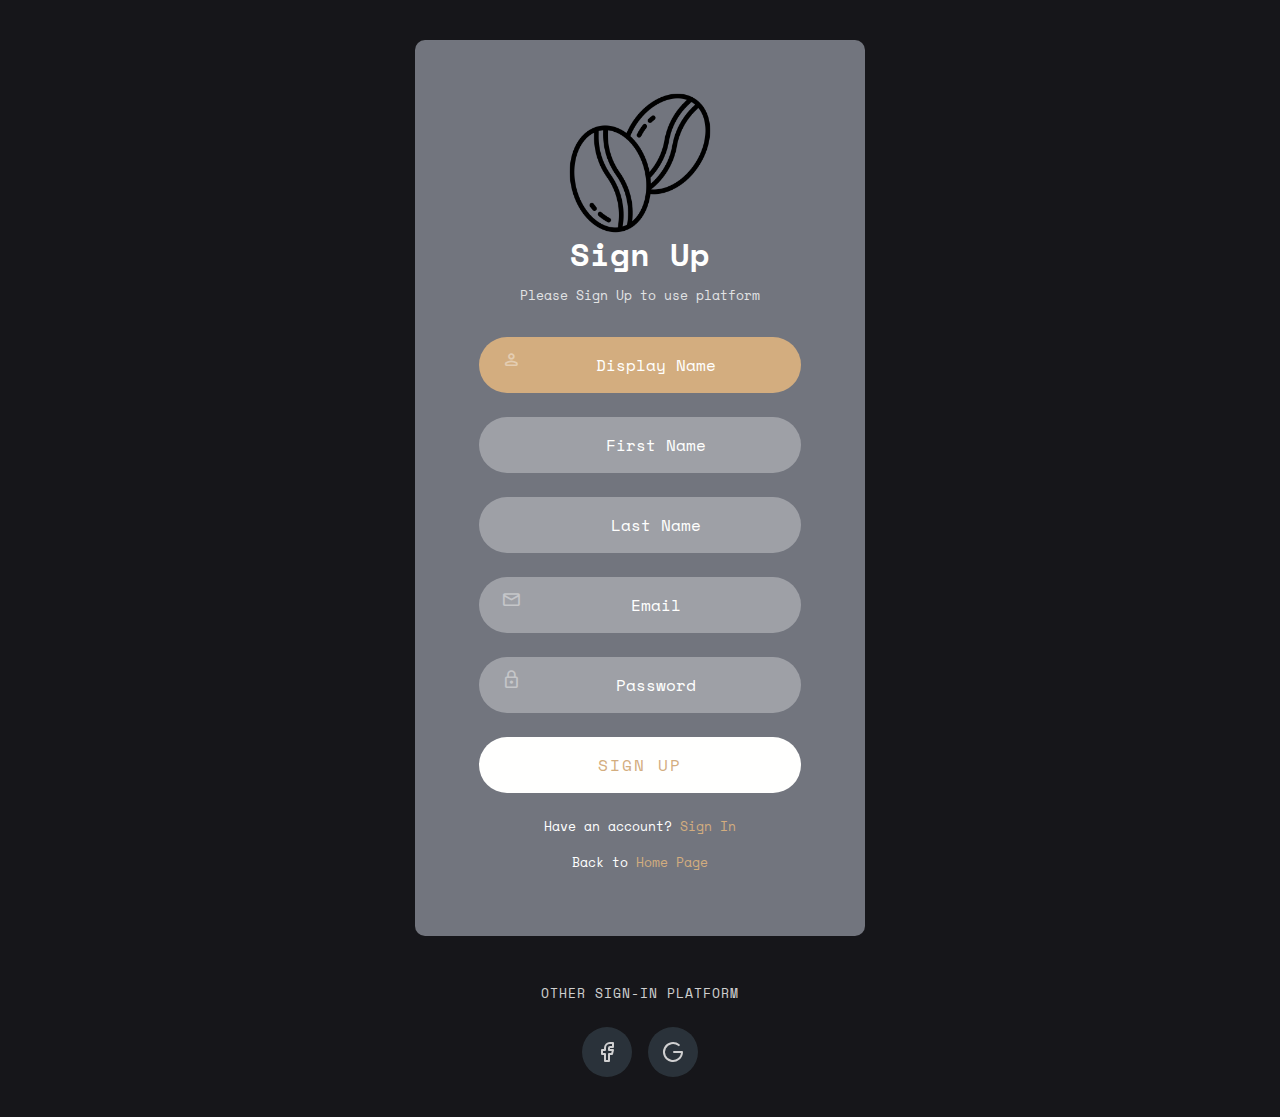
<file: login/signup.html>
<!DOCTYPE html>
<html lang="en">
<head>
    <meta charset="UTF-8">
    <meta http-equiv="X-UA-Compatible" content="IE=edge">
    <meta name="viewport" content="width=device-width, initial-scale=1.0">
    <title>Sign-Up</title>
    <link rel="stylesheet" href="signup.css">
    <link rel="stylesheet"
    href="https://fonts.googleapis.com/css2?family=Material+Symbols+Rounded:opsz,wght,FILL,GRAD@48,300,0,0" />
</head>
<body>
    
    <div class="login-card-container">
        <div class="login-card">
            <div class="login-card-logo">
                <img src="coffee-beans.png" alt="logo">
            </div>
            <div class="login-card-header">
                <h1>Sign Up</h1>
                <div>Please Sign Up to use platform</div>
            </div>
            <form class="login-card-form">
                <div class="form-item">
                    <span class="form-item-icon material-symbols-rounded">person</span>
                    <input type="text" placeholder="Display Name" required autofocus>
                </div>
                <div class="form-item">
                    <input type="text" placeholder="First Name" required autofocus>
                </div>
                <div class="form-item">
                    <input type="text" placeholder="Last Name" required autofocus>
                </div>
                <div class="form-item">
                    <span class="form-item-icon material-symbols-rounded">mail</span>
                    <input type="text" placeholder="Email" required autofocus>
                </div>
                <div class="form-item">
                    <span class="form-item-icon material-symbols-rounded">lock</span>
                    <input type="password" placeholder="Password" required>
                </div>
                <button type="submit"><a href="../index2.html">Sign Up</a></button>
            </form>
            <div class="login-card-footer">
                Have an account? <a href="login.html">Sign In</a>
            </div>
            <div class="back-dusk-station">
                Back to <a href="../index.html">Home Page</a>
            </div>
        </div>
        <div class="login-card-social">
            <div>other Sign-in Platform</div>
            <div class="login-card-social-btns">
                <a href="#">
                    <svg xmlns="http://www.w3.org/2000/svg" class="icon icon-tabler icon-tabler-brand-facebook"
                        width="24" height="24" viewBox="0 0 24 24" stroke-width="2" stroke="currentColor" fill="none"
                        stroke-linecap="round" stroke-linejoin="round">
                        <path stroke="none" d="M0 0h24v24H0z" fill="none"></path>
                        <path d="M7 10v4h3v7h4v-7h3l1 -4h-4v-2a1 1 0 0 1 1 -1h3v-4h-3a5 5 0 0 0 -5 5v2h-3"></path>
                    </svg>
                </a>
                <a href="#">
                    <svg xmlns="http://www.w3.org/2000/svg" class="icon icon-tabler icon-tabler-brand-google" width="24"
                        height="24" viewBox="0 0 24 24" stroke-width="2" stroke="currentColor" fill="none"
                        stroke-linecap="round" stroke-linejoin="round">
                        <path stroke="none" d="M0 0h24v24H0z" fill="none"></path>
                        <path d="M17.788 5.108a9 9 0 1 0 3.212 6.892h-8"></path>
                    </svg>
                </a>
            </div>
        </div>
    </div>


</body>
</html>
</file>
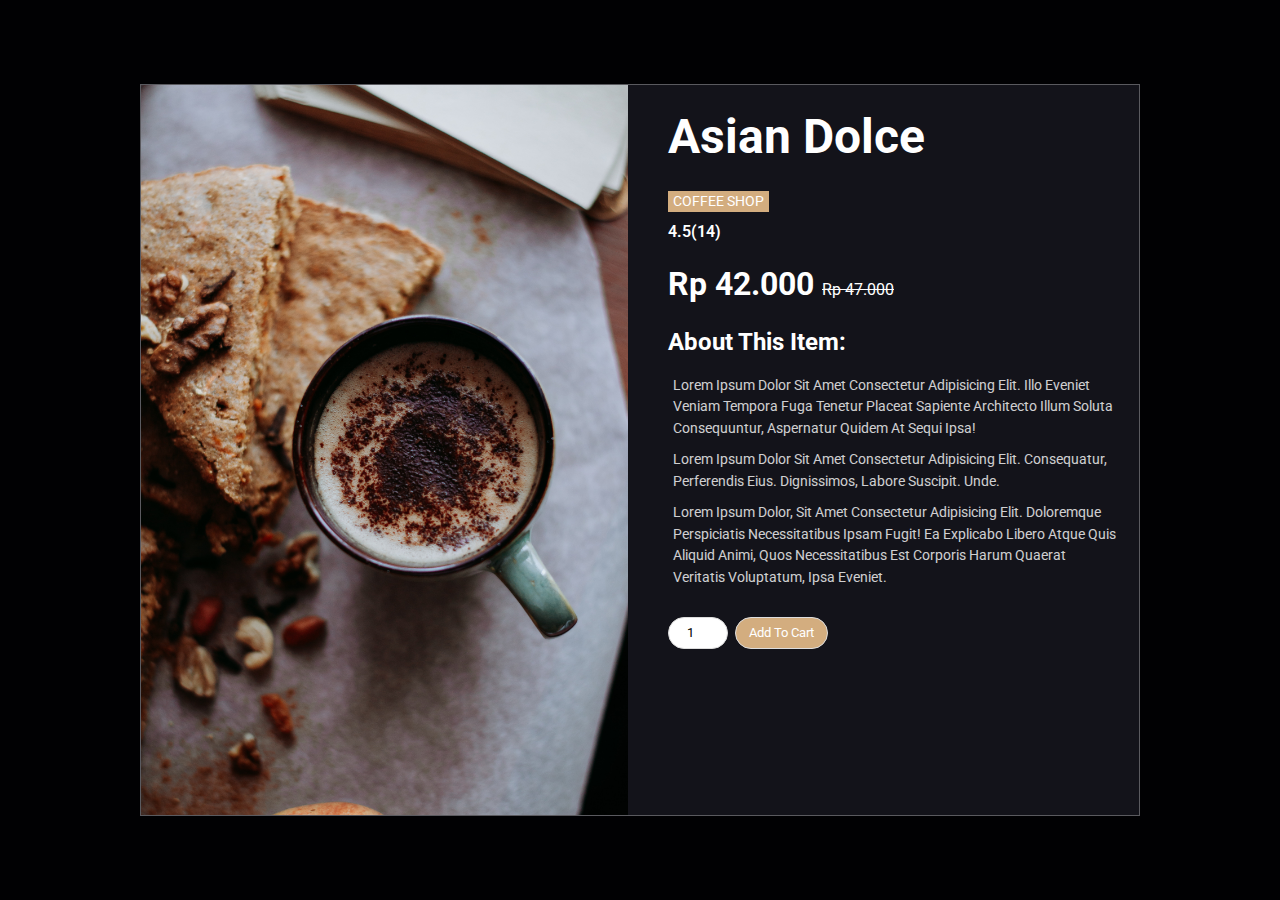
<file: produk/asian_dolce.html>
<!DOCTYPE html>
<html>
  <head>
    <meta charset="utf-8">
    <meta http-equiv="X-UA-Compatible" content="IE=edge">
    <title>Product Card/Page</title>
    <meta name="viewport" content="width=device-width, initial-scale=1">
    <link rel="stylesheet" href="produk.css">
    <link rel="stylesheet" href="https://cdnjs.cloudflare.com/ajax/libs/font-awesome/5.15.1/css/all.min.css" integrity="sha512-+4zCK9k+qNFUR5X+cKL9EIR+ZOhtIloNl9GIKS57V1MyNsYpYcUrUeQc9vNfzsWfV28IaLL3i96P9sdNyeRssA==" crossorigin="anonymous" />
  </head>
  <body>
    
    <div class = "card-wrapper">
      <div class = "card">
        <!-- card left -->
        <div class = "product-imgs">
          <div class = "img-display">
            <div class = "img-showcase">
              <img src = "pexels-nastyasensei-2267869.jpg" alt = "shoe image">
            </div>
          </div>
          <div class = "img-select">
            <div class = "img-item">
            </div>
          </div>
        </div>
        <!-- card right -->
        <div class = "product-content">
          <h2 class = "product-title">Asian Dolce</h2>
          <a href = "../index2.html" class = "product-link">Coffee Shop</a>
          <div class = "product-rating">
            <i class = "fas fa-star"></i>
            <i class = "fas fa-star"></i>
            <i class = "fas fa-star"></i>
            <i class = "fas fa-star"></i>
            <i class = "fas fa-star-half-alt"></i>
            <span>4.5(14)</span>
          </div>

          <div class = "product-price">
            <div class="price">Rp 42.000 <span>Rp 47.000</span></div>
          </div>

          <div class = "product-detail">
            <h2>about this item: </h2>
            <p>Lorem ipsum dolor sit amet consectetur adipisicing elit. Illo eveniet veniam tempora fuga tenetur placeat sapiente architecto illum soluta consequuntur, aspernatur quidem at sequi ipsa!</p>
            <p>Lorem ipsum dolor sit amet consectetur adipisicing elit. Consequatur, perferendis eius. Dignissimos, labore suscipit. Unde.</p>
            <p>Lorem ipsum dolor, sit amet consectetur adipisicing elit. Doloremque perspiciatis necessitatibus ipsam fugit! Ea explicabo libero atque quis aliquid animi, quos necessitatibus est corporis harum quaerat veritatis voluptatum, ipsa eveniet.</p>
          </div>

          <div class = "purchase-info">
            <input type = "number" min = "0" value = "1">
            <a href="order.html"><button type = "button" class = "btn"> Add to Cart <i class = "fas fa-shopping-cart"></i></button> </a>
          </div>
  </body>
</html>
</file>
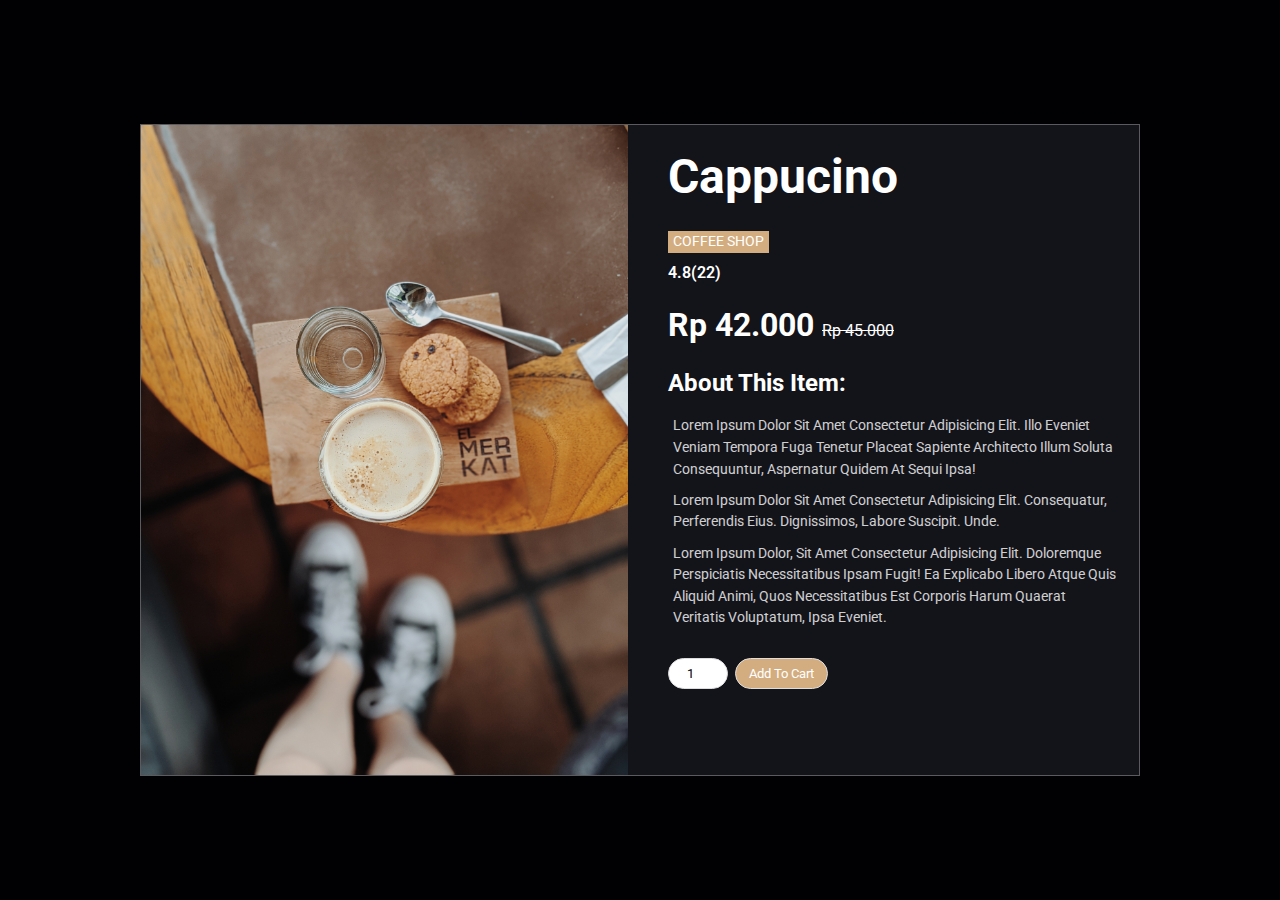
<file: produk/cappucino.html>
<!DOCTYPE html>
<html>
  <head>
    <meta charset="utf-8">
    <meta http-equiv="X-UA-Compatible" content="IE=edge">
    <title>Product Card/Page</title>
    <meta name="viewport" content="width=device-width, initial-scale=1">
    <link rel="stylesheet" href="produk.css">
    <link rel="stylesheet" href="https://cdnjs.cloudflare.com/ajax/libs/font-awesome/5.15.1/css/all.min.css" integrity="sha512-+4zCK9k+qNFUR5X+cKL9EIR+ZOhtIloNl9GIKS57V1MyNsYpYcUrUeQc9vNfzsWfV28IaLL3i96P9sdNyeRssA==" crossorigin="anonymous" />
  </head>
  <body>
    
    <div class = "card-wrapper">
      <div class = "card">
        <!-- card left -->
        <div class = "product-imgs">
          <div class = "img-display">
            <div class = "img-showcase">
              <img src = "pexels-valeriia-miller-3371220.jpg" alt = "shoe image">
            </div>
          </div>
          <div class = "img-select">
            <div class = "img-item">
            </div>
          </div>
        </div>
        <!-- card right -->
        <div class = "product-content">
          <h2 class = "product-title">Cappucino</h2>
          <a href = "../index2.html" class = "product-link">Coffee Shop</a>
          <div class = "product-rating">
            <i class = "fas fa-star"></i>
            <i class = "fas fa-star"></i>
            <i class = "fas fa-star"></i>
            <i class = "fas fa-star"></i>
            <i class = "fas fa-star-half-alt"></i>
            <span>4.8(22)</span>
          </div>

          <div class = "product-price">
            <div class="price">Rp 42.000 <span>Rp 45.000</span></div>
          </div>

          <div class = "product-detail">
            <h2>about this item: </h2>
            <p>Lorem ipsum dolor sit amet consectetur adipisicing elit. Illo eveniet veniam tempora fuga tenetur placeat sapiente architecto illum soluta consequuntur, aspernatur quidem at sequi ipsa!</p>
            <p>Lorem ipsum dolor sit amet consectetur adipisicing elit. Consequatur, perferendis eius. Dignissimos, labore suscipit. Unde.</p>
            <p>Lorem ipsum dolor, sit amet consectetur adipisicing elit. Doloremque perspiciatis necessitatibus ipsam fugit! Ea explicabo libero atque quis aliquid animi, quos necessitatibus est corporis harum quaerat veritatis voluptatum, ipsa eveniet.</p>
          </div>

          <div class = "purchase-info">
            <input type = "number" min = "0" value = "1">
            <a href="order.html"><button type = "button" class = "btn"> Add to Cart <i class = "fas fa-shopping-cart"></i></button> </a>
          </div>
  </body>
</html>
</file>
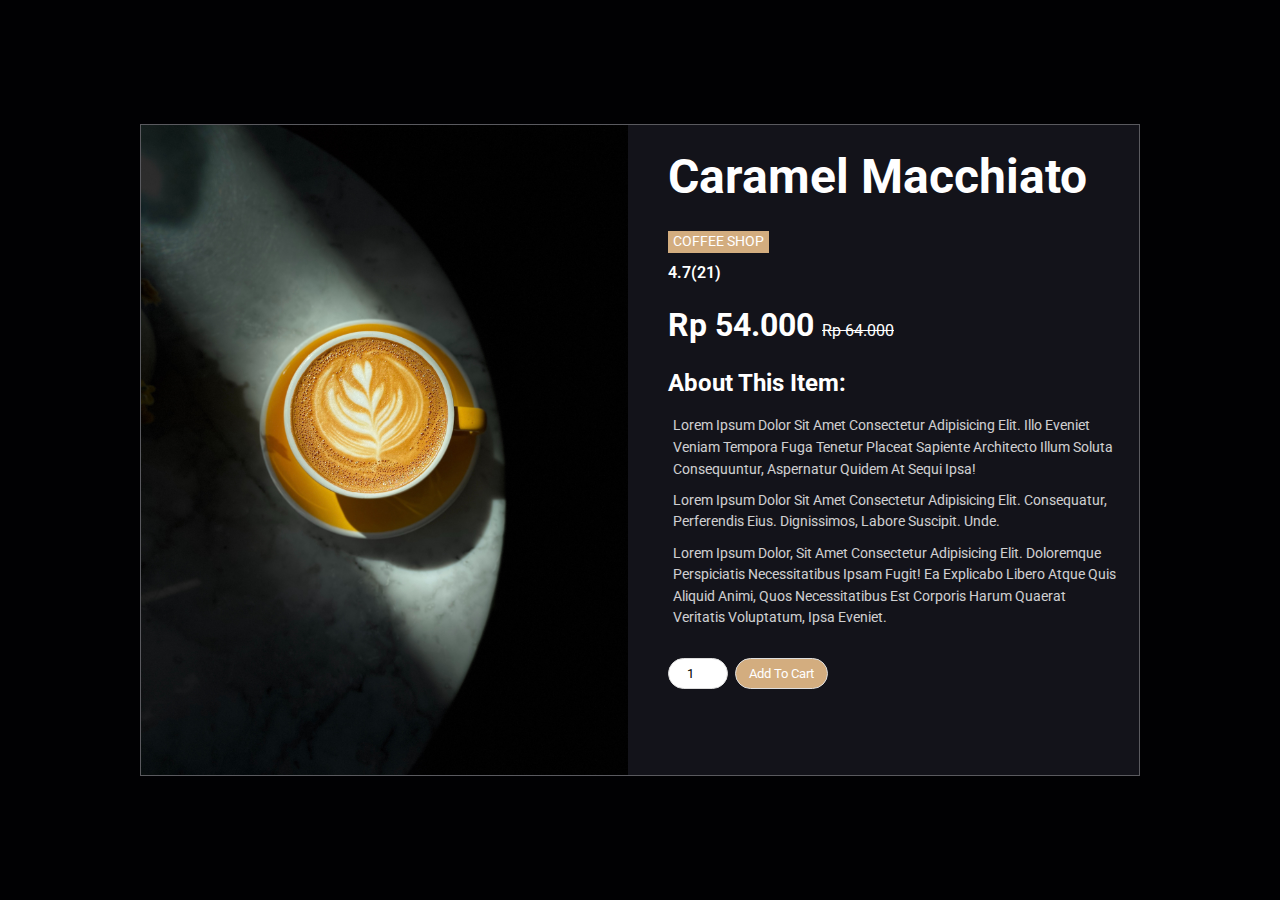
<file: produk/caramel_macchiato.html>
<!DOCTYPE html>
<html>
  <head>
    <meta charset="utf-8">
    <meta http-equiv="X-UA-Compatible" content="IE=edge">
    <title>Product Card/Page</title>
    <meta name="viewport" content="width=device-width, initial-scale=1">
    <link rel="stylesheet" href="produk.css">
    <link rel="stylesheet" href="https://cdnjs.cloudflare.com/ajax/libs/font-awesome/5.15.1/css/all.min.css" integrity="sha512-+4zCK9k+qNFUR5X+cKL9EIR+ZOhtIloNl9GIKS57V1MyNsYpYcUrUeQc9vNfzsWfV28IaLL3i96P9sdNyeRssA==" crossorigin="anonymous" />
  </head>
  <body>
    
    <div class = "card-wrapper">
      <div class = "card">
        <!-- card left -->
        <div class = "product-imgs">
          <div class = "img-display">
            <div class = "img-showcase">
              <img src = "pexels-eyad-tariq-3879495.jpg" alt = "shoe image">
            </div>
          </div>
          <div class = "img-select">
            <div class = "img-item">
            </div>
          </div>
        </div>
        <!-- card right -->
        <div class = "product-content">
          <h2 class = "product-title">Caramel Macchiato</h2>
          <a href = "../index2.html" class = "product-link">Coffee Shop</a>
          <div class = "product-rating">
            <i class = "fas fa-star"></i>
            <i class = "fas fa-star"></i>
            <i class = "fas fa-star"></i>
            <i class = "fas fa-star"></i>
            <i class = "fas fa-star-half-alt"></i>
            <span>4.7(21)</span>
          </div>

          <div class = "product-price">
            <div class="price">Rp 54.000 <span>Rp 64.000</span></div>
          </div>

          <div class = "product-detail">
            <h2>about this item: </h2>
            <p>Lorem ipsum dolor sit amet consectetur adipisicing elit. Illo eveniet veniam tempora fuga tenetur placeat sapiente architecto illum soluta consequuntur, aspernatur quidem at sequi ipsa!</p>
            <p>Lorem ipsum dolor sit amet consectetur adipisicing elit. Consequatur, perferendis eius. Dignissimos, labore suscipit. Unde.</p>
            <p>Lorem ipsum dolor, sit amet consectetur adipisicing elit. Doloremque perspiciatis necessitatibus ipsam fugit! Ea explicabo libero atque quis aliquid animi, quos necessitatibus est corporis harum quaerat veritatis voluptatum, ipsa eveniet.</p>
          </div>

          <div class = "purchase-info">
            <input type = "number" min = "0" value = "1">
            <a href="order.html"><button type = "button" class = "btn"> Add to Cart <i class = "fas fa-shopping-cart"></i></button> </a>
          </div>
  </body>
</html>
</file>
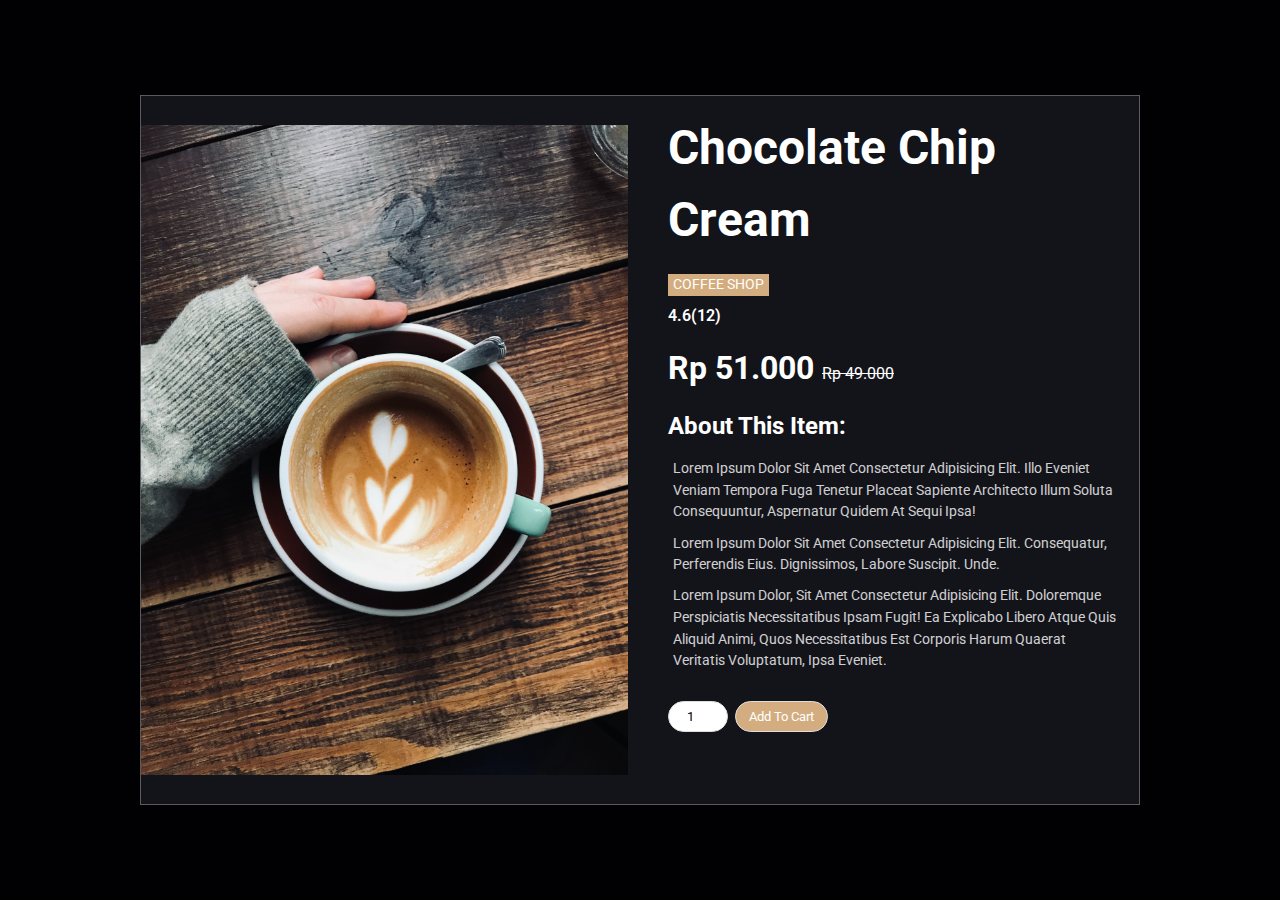
<file: produk/chip_cream.html>
<!DOCTYPE html>
<html>
  <head>
    <meta charset="utf-8">
    <meta http-equiv="X-UA-Compatible" content="IE=edge">
    <title>Product Card/Page</title>
    <meta name="viewport" content="width=device-width, initial-scale=1">
    <link rel="stylesheet" href="produk.css">
    <link rel="stylesheet" href="https://cdnjs.cloudflare.com/ajax/libs/font-awesome/5.15.1/css/all.min.css" integrity="sha512-+4zCK9k+qNFUR5X+cKL9EIR+ZOhtIloNl9GIKS57V1MyNsYpYcUrUeQc9vNfzsWfV28IaLL3i96P9sdNyeRssA==" crossorigin="anonymous" />
  </head>
  <body>
    
    <div class = "card-wrapper">
      <div class = "card">
        <!-- card left -->
        <div class = "product-imgs">
          <div class = "img-display">
            <div class = "img-showcase">
              <img src = "pexels-marta-dzedyshko-2067528.jpg" alt = "shoe image">
            </div>
          </div>
          <div class = "img-select">
            <div class = "img-item">
            </div>
          </div>
        </div>
        <!-- card right -->
        <div class = "product-content">
          <h2 class = "product-title">Chocolate Chip Cream</h2>
          <a href = "../index2.html" class = "product-link">Coffee Shop</a>
          <div class = "product-rating">
            <i class = "fas fa-star"></i>
            <i class = "fas fa-star"></i>
            <i class = "fas fa-star"></i>
            <i class = "fas fa-star"></i>
            <i class = "fas fa-star-half-alt"></i>
            <span>4.6(12)</span>
          </div>

          <div class = "product-price">
            <div class="price">Rp 51.000 <span>Rp 49.000</span></div>
          </div>

          <div class = "product-detail">
            <h2>about this item: </h2>
            <p>Lorem ipsum dolor sit amet consectetur adipisicing elit. Illo eveniet veniam tempora fuga tenetur placeat sapiente architecto illum soluta consequuntur, aspernatur quidem at sequi ipsa!</p>
            <p>Lorem ipsum dolor sit amet consectetur adipisicing elit. Consequatur, perferendis eius. Dignissimos, labore suscipit. Unde.</p>
            <p>Lorem ipsum dolor, sit amet consectetur adipisicing elit. Doloremque perspiciatis necessitatibus ipsam fugit! Ea explicabo libero atque quis aliquid animi, quos necessitatibus est corporis harum quaerat veritatis voluptatum, ipsa eveniet.</p>
          </div>

          <div class = "purchase-info">
            <input type = "number" min = "0" value = "1">
            <a href="order.html"><button type = "button" class = "btn"> Add to Cart <i class = "fas fa-shopping-cart"></i></button> </a>
          </div>
  </body>
</html>
</file>
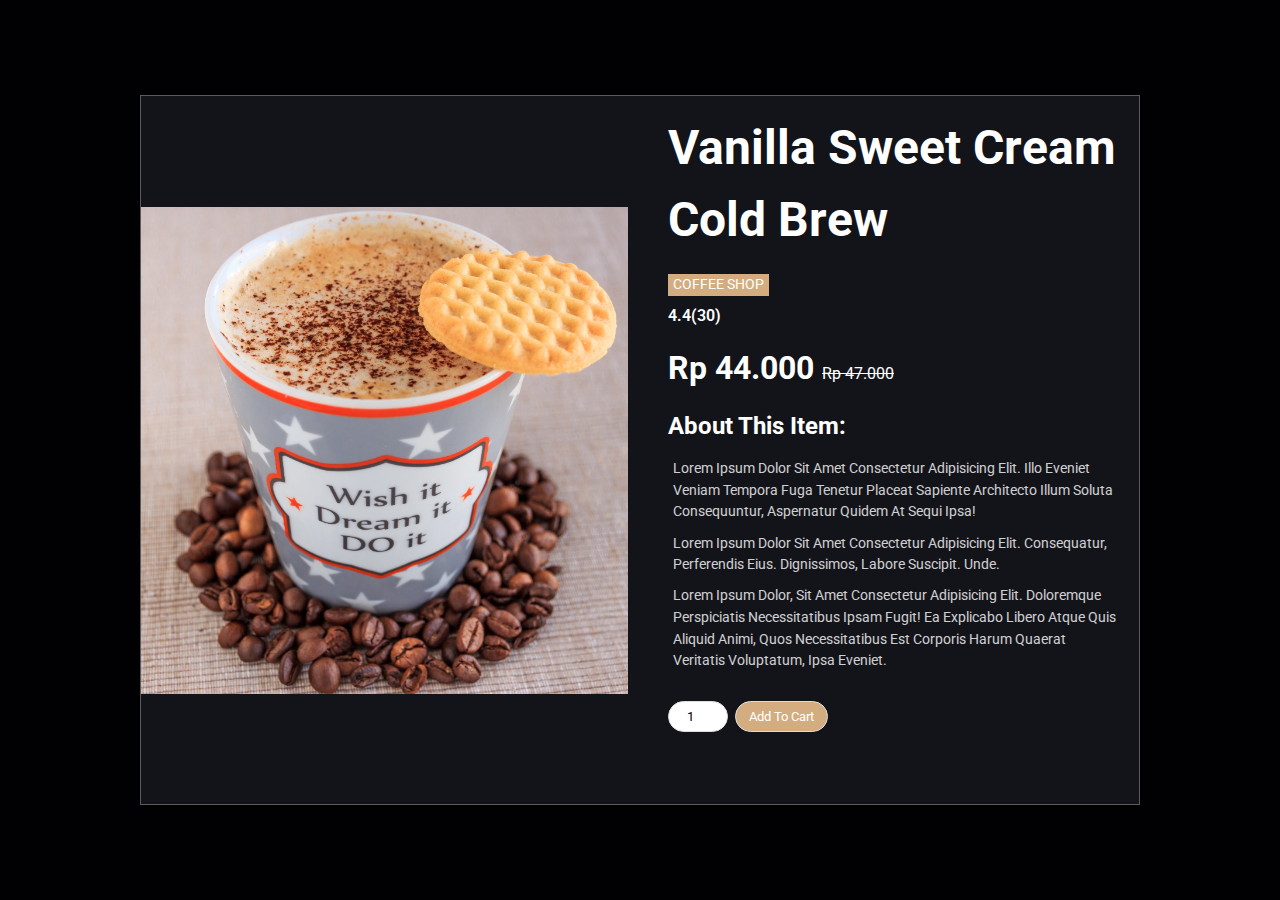
<file: produk/cold_brew.html>
<!DOCTYPE html>
<html>
  <head>
    <meta charset="utf-8">
    <meta http-equiv="X-UA-Compatible" content="IE=edge">
    <title>Product Card/Page</title>
    <meta name="viewport" content="width=device-width, initial-scale=1">
    <link rel="stylesheet" href="produk.css">
    <link rel="stylesheet" href="https://cdnjs.cloudflare.com/ajax/libs/font-awesome/5.15.1/css/all.min.css" integrity="sha512-+4zCK9k+qNFUR5X+cKL9EIR+ZOhtIloNl9GIKS57V1MyNsYpYcUrUeQc9vNfzsWfV28IaLL3i96P9sdNyeRssA==" crossorigin="anonymous" />
  </head>
  <body>
    
    <div class = "card-wrapper">
      <div class = "card">
        <!-- card left -->
        <div class = "product-imgs">
          <div class = "img-display">
            <div class = "img-showcase">
              <img src = "pexels-pixabay-162994.jpg" alt = "shoe image">
            </div>
          </div>
          <div class = "img-select">
            <div class = "img-item">
            </div>
          </div>
        </div>
        <!-- card right -->
        <div class = "product-content">
          <h2 class = "product-title">Vanilla Sweet Cream Cold Brew</h2>
          <a href = "../index2.html" class = "product-link">Coffee Shop</a>
          <div class = "product-rating">
            <i class = "fas fa-star"></i>
            <i class = "fas fa-star"></i>
            <i class = "fas fa-star"></i>
            <i class = "fas fa-star"></i>
            <i class = "fas fa-star-half-alt"></i>
            <span>4.4(30)</span>
          </div>

          <div class = "product-price">
            <div class="price">Rp 44.000 <span>Rp 47.000</span></div>
          </div>

          <div class = "product-detail">
            <h2>about this item: </h2>
            <p>Lorem ipsum dolor sit amet consectetur adipisicing elit. Illo eveniet veniam tempora fuga tenetur placeat sapiente architecto illum soluta consequuntur, aspernatur quidem at sequi ipsa!</p>
            <p>Lorem ipsum dolor sit amet consectetur adipisicing elit. Consequatur, perferendis eius. Dignissimos, labore suscipit. Unde.</p>
            <p>Lorem ipsum dolor, sit amet consectetur adipisicing elit. Doloremque perspiciatis necessitatibus ipsam fugit! Ea explicabo libero atque quis aliquid animi, quos necessitatibus est corporis harum quaerat veritatis voluptatum, ipsa eveniet.</p>
          </div>

          <div class = "purchase-info">
            <input type = "number" min = "0" value = "1">
            <a href="order.html"><button type = "button" class = "btn"> Add to Cart <i class = "fas fa-shopping-cart"></i></button> </a>
          </div>
  </body>
</html>
</file>
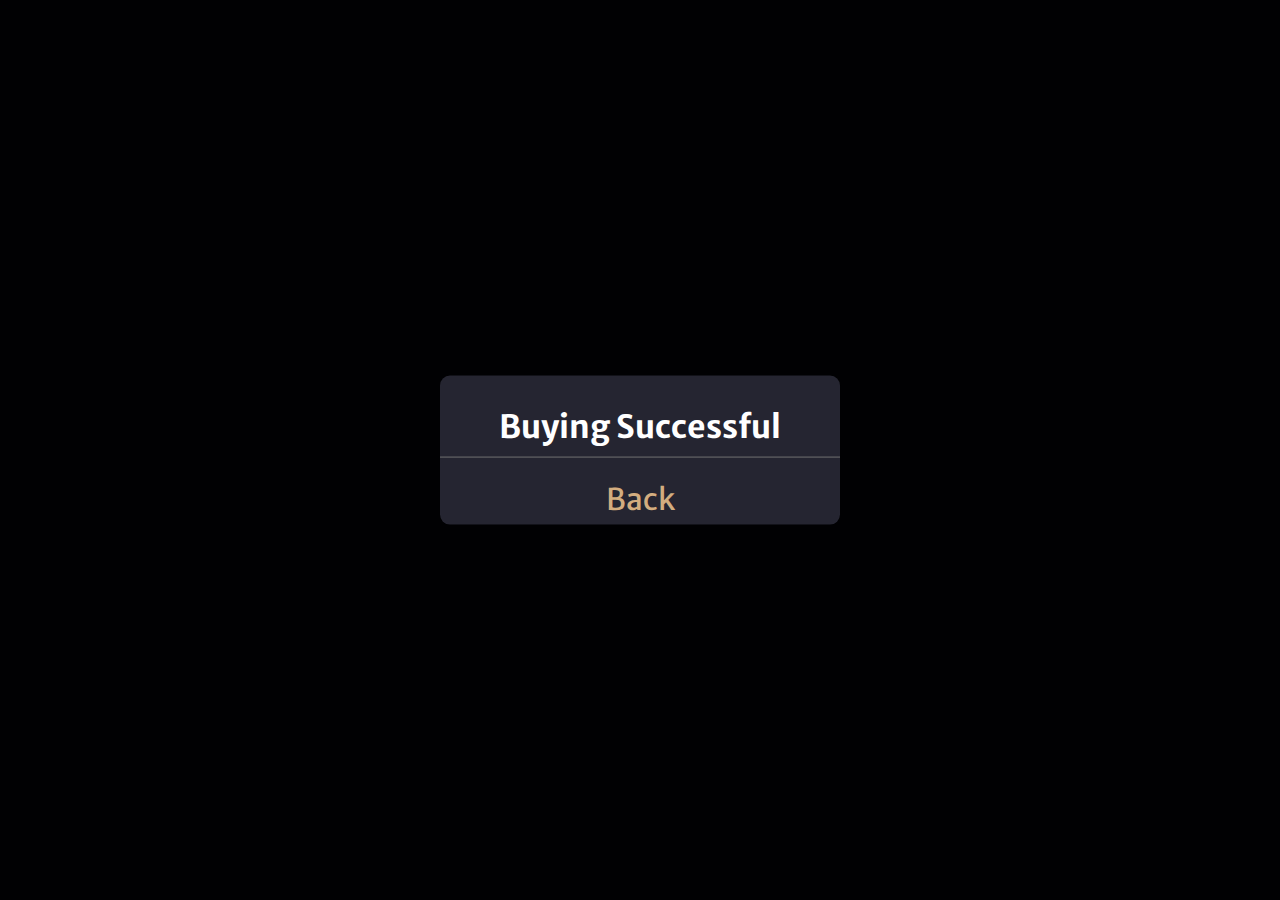
<file: produk/order.html>
<!DOCTYPE html>
<html lang="en">
  <head>
    <meta charset="UTF-8" />
    <meta http-equiv="X-UA-Compatible" content="IE=edge" />
    <meta name="viewport" content="width=device-width, initial-scale=1.0" />
    <link rel="stylesheet" href="order.css" />
    <title>Document</title>
  </head>
  <body>
    <div class="content">
      <h1>Buying Successful</h1>
      <div class="back">
        <a href="../index2.html">Back</a>
      </div>
    </div>
  </body>
</html>
</file>
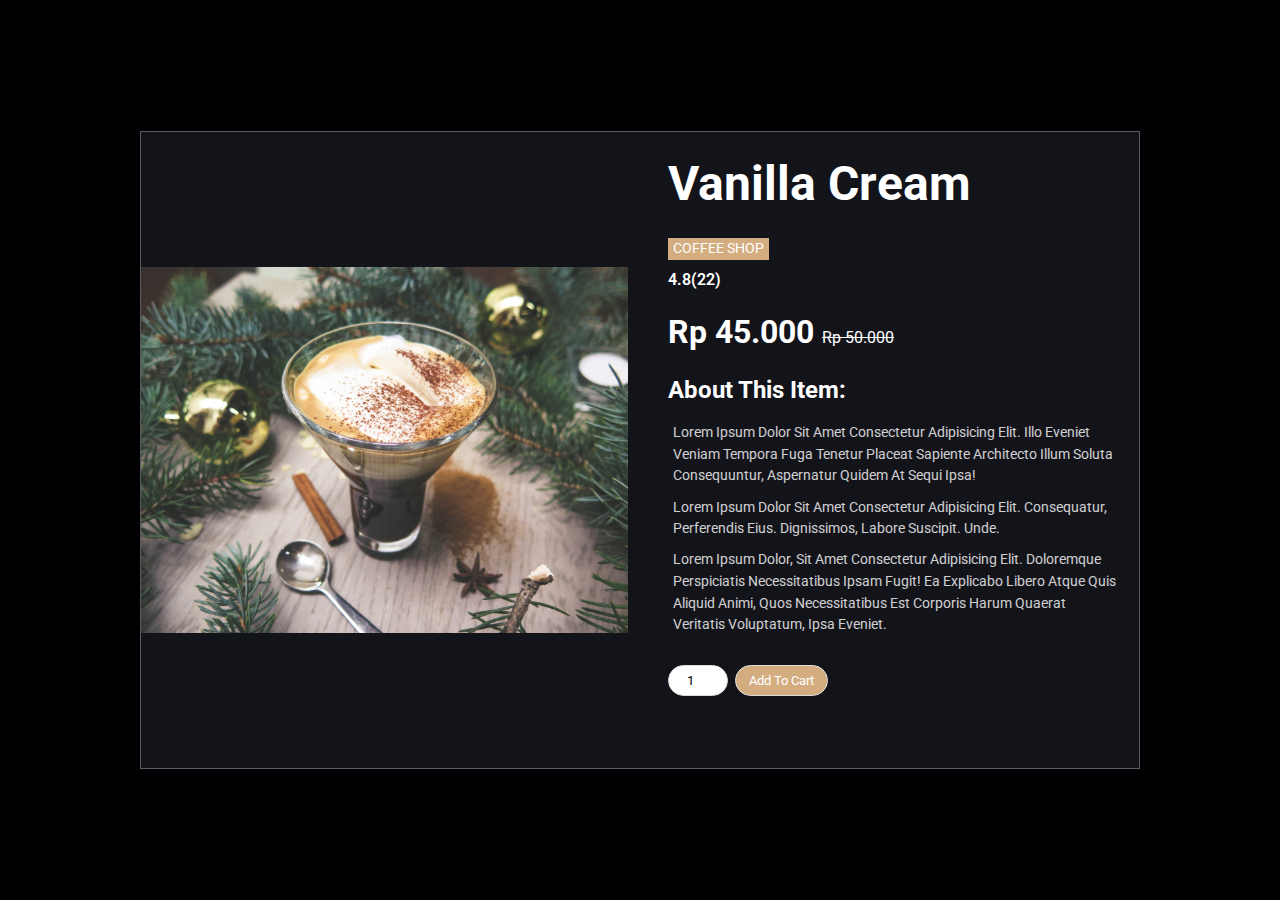
<file: produk/vanilla_cream.html>
<!DOCTYPE html>
<html>
  <head>
    <meta charset="utf-8">
    <meta http-equiv="X-UA-Compatible" content="IE=edge">
    <title>Product Card/Page</title>
    <meta name="viewport" content="width=device-width, initial-scale=1">
    <link rel="stylesheet" href="produk.css">
    <link rel="stylesheet" href="https://cdnjs.cloudflare.com/ajax/libs/font-awesome/5.15.1/css/all.min.css" integrity="sha512-+4zCK9k+qNFUR5X+cKL9EIR+ZOhtIloNl9GIKS57V1MyNsYpYcUrUeQc9vNfzsWfV28IaLL3i96P9sdNyeRssA==" crossorigin="anonymous" />
  </head>
  <body>
    
    <div class = "card-wrapper">
      <div class = "card">
        <!-- card left -->
        <div class = "product-imgs">
          <div class = "img-display">
            <div class = "img-showcase">
              <img src = "pexels-david-bares-189263.jpg" alt = "shoe image">
            </div>
          </div>
          <div class = "img-select">
            <div class = "img-item">
            </div>
          </div>
        </div>
        <!-- card right -->
        <div class = "product-content">
          <h2 class = "product-title">Vanilla Cream</h2>
          <a href = "../index2.html" class = "product-link">Coffee Shop</a>
          <div class = "product-rating">
            <i class = "fas fa-star"></i>
            <i class = "fas fa-star"></i>
            <i class = "fas fa-star"></i>
            <i class = "fas fa-star"></i>
            <i class = "fas fa-star-half-alt"></i>
            <span>4.8(22)</span>
          </div>

          <div class = "product-price">
            <div class="price">Rp 45.000 <span>Rp 50.000</span></div>
          </div>

          <div class = "product-detail">
            <h2>about this item: </h2>
            <p>Lorem ipsum dolor sit amet consectetur adipisicing elit. Illo eveniet veniam tempora fuga tenetur placeat sapiente architecto illum soluta consequuntur, aspernatur quidem at sequi ipsa!</p>
            <p>Lorem ipsum dolor sit amet consectetur adipisicing elit. Consequatur, perferendis eius. Dignissimos, labore suscipit. Unde.</p>
            <p>Lorem ipsum dolor, sit amet consectetur adipisicing elit. Doloremque perspiciatis necessitatibus ipsam fugit! Ea explicabo libero atque quis aliquid animi, quos necessitatibus est corporis harum quaerat veritatis voluptatum, ipsa eveniet.</p>
          </div>

          <div class = "purchase-info">
            <input type = "number" min = "0" value = "1">
            <a href="order.html"><button type = "button" class = "btn"> Add to Cart <i class = "fas fa-shopping-cart"></i></button> </a>
          </div>
  </body>
</html>
</file>
<file: CSS/style.css>
@import url('https://fonts.googleapis.com/css2?family=Roboto:wght@100;300;400;500;700&display=swap');

:root{
    --main-color:#d3ad7f;
    --black:#13131a;
    --bg:#010103;
    --border:.1rem solid rgba(255,255,255,.3);
}

*{
    font-family: 'Roboto', sans-serif;
    margin:0; padding:0;
    box-sizing: border-box;
    outline: none; border:none;
    text-decoration: none;
    text-transform: capitalize;
    transition: .2s linear;
}

html{
    font-size: 62.5%;
    overflow-x: hidden;
    scroll-padding-top: 9rem;
    scroll-behavior: smooth;
}

html::-webkit-scrollbar{
    width: .8rem;
}

html::-webkit-scrollbar-track{
    background: transparent;
}

html::-webkit-scrollbar-thumb{
    background: #fff;
    border-radius: 5rem;
}

body{
    background: var(--bg);
}

section{
    padding:2rem 7%;
}

.heading{
    text-align: center;
    color:#fff;
    text-transform: uppercase;
    padding-bottom: 3.5rem;
    font-size: 4rem;
}

.heading span{
    color:var(--main-color);
    text-transform: uppercase;
}

.btn{
    margin-top: 1rem;
    display: inline-block;
    padding:.9rem 3rem;
    font-size: 1.7rem;
    color:#fff;
    background: var(--main-color);
    cursor: pointer;
}

.btn:hover{
    letter-spacing: .2rem;
}

.header{
    background: var(--bg);
    display: flex;
    align-items: center;
    justify-content: space-between;
    padding:1.5rem 7%;
    border-bottom: var(--border);
    position: fixed;
    top:0; left: 0; right: 0;
    z-index: 1000;
}

.header .logo img{
    height: 6rem;
}

.header .navbar a{
    margin:0 1rem;
    font-size: 1.6rem;
    color:#fff;
}

.header .navbar a:hover{
    color:var(--main-color);
    border-bottom: .1rem solid var(--main-color);
    padding-bottom: .5rem;
}

.header .icons div{
    color:#fff;
    cursor: pointer;
    font-size: 2.5rem;
    margin-left: 2rem;
}

.header .icons div:hover{
    color:var(--main-color);
}

#menu-btn{
    display: none;
}

.header .search-form{
    position: absolute;
    top:115%; right: 7%;
    background: #fff;
    width: 50rem;
    height: 5rem;
    display: flex;
    align-items: center;
    transform: scaleY(0);
    transform-origin: top;
}

.header .search-form.active{
    transform: scaleY(1);
}

.header .search-form input{
    height: 100%;
    width: 100%;
    font-size: 1.6rem;
    color:var(--black);
    padding:1rem;
    text-transform: none;
}

.header .search-form label{
    cursor: pointer;
    font-size: 2.2rem;
    margin-right: 1.5rem;
    color:var(--black);
}

.header .search-form label:hover{
    color:var(--main-color);
}

.header .cart-items-container{
    position: absolute;
    top:100%; 
		right: -100%;
    height: calc(100vh - 9.5rem);
    width: 35rem;
    background: #fff;
    padding:0 1.5rem;
}

.header .cart-items-container.active{
    right: 0;
}

.header .cart-items-container .cart-item{
    position: relative;
    margin:2rem 0;
    display: flex;
    align-items: center;
    gap:1.5rem;
}

.header .cart-items-container .cart-item .fa-times{
    position: absolute;
    top:1rem; 
		right: 1rem;
    font-size: 2rem;
    cursor: pointer;
    color: var(--black);
}

.header .cart-items-container .cart-item .fa-times:hover{
    color:var(--main-color);
}

.header .cart-items-container .cart-item img{
    height: 7rem;
}

.header .cart-items-container .cart-item .content h3{
    font-size: 2rem;
    color:var(--black);
    padding-bottom: .5rem;
}

.header .cart-items-container .cart-item .content .price{
    font-size: 1.5rem;
    color:var(--main-color);
}

.header .cart-items-container .btn{
    width: 100%;
    text-align: center;
}

.home{
	min-height: 100vh;
	display: flex;
	align-items: center;
	background: url(../images/home-img.jpeg);
	background-size: cover;
	background-position: center;
}

.home .content{
	max-width: 60rem;
}
.home .content h3{
	font-size: 6rem;
	text-transform: uppercase;
	color: #fff;
}
.home .content p{
	font-size: 2rem;
	text-transform: uppercase;
	color: #fff;
	font-weight: lighter;
	line-height: 1.8;
	padding: 1rem 0;
}
/*about section*/
.about .row{
	display: flex;
	align-items: center;
	background: var(--black);
	flex-wrap: wrap;
}
.about .row .image{
	flex: 1 1 45rem;
}
.about .row .content{
	flex: 1 1 45rem;
	padding: 2rem;
}
.about .row .content h3{
	font-size: 3rem;
	color: #fff;
}
.about .row .content p{
	font-size: 1.6rem;
	color: #ccc;
	padding: 1rem 0;
	line-height: 1.8;
}
.about .row .image img{
 width: 100%;
}
/* menu section*/
.menu .box-container{
	display: grid;
	grid-template-columns: repeat(auto-fit , minmax(30rem,1fr));
	gap: 1.5rem;
}
.menu .box-container .box{
	padding: 5rem;
	text-align: center;
	border: var(--border);
}

.menu .box-container .box img{
	height: 10rem;
}
.menu .box-container .box h3{
	color: #fff;
	font-size: 2rem;
	padding: 1rem 0;
}
.menu .box-container .box .price{
	color: #fff;
	font-size: 2.5rem;
	padding: 0.5rem 0;
}
.menu .box-container .box .price span{
	color: #fff;
	font-size: 1.5rem;
	text-decoration: line-through;
}
.menu .box-container .box:hover{
	background: #fff;
}

.menu .box-container .box:hover >*{
	color: var(--black);
}


/*products section*/
.products .box-container{
	display: grid;
	grid-template-columns: repeat(auto-fit , minmax(30rem,1fr));
	gap: 1.5rem;
}
.products .box-container .box{
	text-align: center;
	border: var(--border);
	padding: 2rem;
}


.products .box-container .box .icons a{
	height: 5rem;
	width: 5rem;
	line-height: 5rem;
	font-size: 2rem;
	border: var(--border);
	color: #fff;
	margin: 0.3rem;
}

.products .box-container .box .icons a:hover{
	background: var(--main-color);
}
.products .box-container .box .image{
	padding: 2.5rem 0;
}


.products .box-container .box .image img{
	height: 25rem;
}
.products .box-container .box .content h3{
	color: #fff;
	font-size: 2.5rem;
}
.products .box-container .box .content .stars{
	padding: 1.5rem;
}
.products .box-container .box .content .stars{
 font-size: 1.7rem;
 color: var(--main-color);
}
.products .box-container .box .content .price{
	color: #fff;
	font-size: 2.5rem;
}
.products .box-container .box .content .price span{
	font-size: 1.5rem;
	text-decoration: line-through;
	font-weight: lighter;
}

/* review section*/
.review .box-container{
	display: grid;
	grid-template-columns: repeat(auto-fit , minmax(30rem,1fr));
	gap: 1.5rem;
}
.review .box-container .box{
	border: var(--border);
	text-align: center;
	padding:  3rem 2rem;
}
.review .box-container .box p{
	font-size: 1.5rem;
	line-height: 1.8;
	color: #ccc;
	padding: 2rem 0;
}
.review .box-container .box .user{
	height: 7rem;
	width: 7rem;
	border-radius: 50%;
	object-fit: cover;
}
.review .box-container .box h3{
	padding: 1rem 0;
	font-size: 2rem;
	color: #fff;
}

.review .box-container .box .stars i{
	font-size: 1.5rem;
	color: var(--main-color);
}
/*contact section*/
.contact .row{
	display: flex;
	background:var(--black);
	flex-wrap: wrap;
	gap:1rem;
}

.contact .row .map{
	flex:1 1 45rem;
	width: 100%;
	object-fit: cover;
}

.contact .row form{
	flex:1 1 45rem;
	padding:5rem 2rem;
	text-align: center;
}

.contact .row form h3{
	text-transform: uppercase;
	font-size: 3.5rem;
	color:#fff;
}

.contact .row form .inputBox{
	display: flex;
	align-items: center;
	margin-top: 2rem;
	margin-bottom: 2rem;
	background:var(--bg);
	border:var(--border);
}

.contact .row form .inputBox span{
	color:#fff;
	font-size: 2rem;
	padding-left: 2rem;
}

.contact .row form .inputBox input{
	width: 100%;
	padding:2rem;
	font-size: 1.7rem;
	color:#fff;
	text-transform: none;
	background:none;
}


.blogs .box-container{
	display: grid;
	grid-template-columns: repeat(auto-fit, minmax(30rem, 1fr));
	gap:1.5rem;
}

.blogs .box-container .box{
	border:var(--border);    
}

.blogs .box-container .box .image{
	height: 25rem;
	overflow:hidden;
	width: 100%;
}

.blogs .box-container .box .image img{
	height: 100%;
	object-fit: cover;
	width: 100%;
}

.blogs .box-container .box:hover .image img{
	transform: scale(1.2);
}



.blogs .box-container .box .content{
	padding: 2rem;
}


.blogs .box-container .box .content .title{
	font-size: 2.5rem;
	line-height: 1.5;
	color: #fff;
}
.blogs .box-container .box .content .title:hover{
	color: var(--main-color);
}
.blogs .box-container .box .content span{
	color: var(--main-color);
	display: block;
	padding-top: 1rem;
	font-size: 2rem;
}
.blogs .box-container .box .content p{
	font-size: 1.6rem;
	line-height: 1.8;
	color: #ccc;
	padding: 1rem 0;
}

/*footer section*/
.footer{
	background:var(--black);
	text-align: center;
}

.footer .share{
	padding:1rem 0;
}

.footer .share a{
	height: 5rem;
	width: 5rem;
	line-height: 5rem;
	font-size: 2rem;
	color:#fff;
	border:var(--border);
	margin:.3rem;
	border-radius: 50%;
}


.footer .share a:hover{
	background-color: var(--main-color);
}

.footer .links{
	display: flex;
	justify-content: center;
	flex-wrap: wrap;
	padding:2rem 0;
	gap:1rem;
}

.footer .links a{
	padding:.7rem 2rem;
	color:#fff;
	border:var(--border);
	font-size: 2rem;
}

.footer .links a:hover{
	background:var(--main-color);
}

.footer .credit{
	color:#fff;
	font-weight: lighter;
	font-size: 2rem;

}


.footer .credit .developer-info a{
	color: var(--main-color);
	font-weight: 400;
	font-size: 2rem;
}
.footer .credit .developer-info{
	font-size: 2rem;
}
.footer .credit .orignal{
	color: #fff;
	font-size: 16px;
	margin-bottom: 15px;
}





/* media queries  */
@media (max-width:991px){

	html{
			font-size: 55%;
	}

	.header{
			padding:1.5rem 2rem;
	}

	section{
			padding:2rem;
	}

}

@media (max-width:768px){

	#menu-btn{
			display: inline-block;
	}

	.header .navbar{
			position: absolute;
			top:100%; right: -100%;
			background: #fff;
			width: 30rem;
			height: calc(100vh - 9.5rem);
	}

	.header .navbar.active{
			right:0;
	}

	.header .navbar a{
			color:var(--black);
			display: block;
			margin:1.5rem;
			padding:.5rem;
			font-size: 2rem;
	}

	.header .search-form{
			width: 90%;
			right: 2rem;
	}

	.home{
			background-position: left;
			justify-content: center;
			text-align: center;
	}

	.home .content h3{
			font-size: 4.5rem;
	}

	.home .content p{
			font-size: 1.5rem;
	}

}

@media (max-width:450px){

	html{
			font-size: 50%;
	}

}
</file>
<file: produk/produk.css>
@import url('https://fonts.googleapis.com/css2?family=Roboto:wght@100;300;400;500;700&display=swap');

:root{
    --main-color:#d3ad7f;
    --black:#13131a;
    --bg:#010103;
    --border:.1rem solid rgba(255,255,255,.3);
}

*{
    font-family: 'Roboto', sans-serif;
    margin:0; padding:0;
    box-sizing: border-box;
    outline: none; border:none;
    text-decoration: none;
    text-transform: capitalize;
    transition: .2s linear;
}

html{
    overflow-x: hidden;
    scroll-padding-top: 9rem;
    scroll-behavior: smooth;
}

html::-webkit-scrollbar{
    width: .8rem;
}

html::-webkit-scrollbar-track{
    background: transparent;
}

html::-webkit-scrollbar-thumb{
    background: #fff;
    border-radius: 5rem;
}

body{
    line-height: 1.5;
    background: var(--bg);
}
section{
    padding:2rem 7%;
}

.card-wrapper{
    max-width: 1000px;
    margin: 0 auto;
}

.card {
    border: var(--border);
    background-color: var(--black);
}
img{
    width: 100%;
    display: block;
}
.img-display{
    overflow: hidden;
}
.img-showcase{
    display: flex;
    width: 100%;
    transition: all 0.5s ease;
}
.img-showcase img{
    min-width: 100%;
}
.img-select{
    display: flex;
}

.product-content{
    padding: 2rem 1rem;
}
.product-title{
    font-size: 3rem;
    text-transform: capitalize;
    font-weight: 700;
    position: relative;
    color: #fff;
    margin: 1rem 0;
}
.product-link{
    text-decoration: none;
    text-transform: uppercase;
    font-weight: 400;
    font-size: 0.9rem;
    display: inline-block;
    margin-bottom: 0.5rem;
    background: var(--main-color);
    color: #fff;
    padding: 0 0.3rem;
    transition: all 0.5s ease;
}
.product-link:hover{
    opacity: 0.9;
}
.product-rating{
    color: #ffc107;
}
.product-rating span{
    font-weight: 600;
    color: #fff;
}
.product-price{
    margin: 1rem 0;
    font-size: 1rem;
    font-weight: 700;
    color: #fff;
}
.product-price span{
    font-weight: 400;
}

.price {
    font-size: 2rem;
}

.price span {
    color: #fff;
    font-size: 1rem;
	text-decoration: line-through;
}

.last-price span{
    color: #f64749;
    text-decoration: line-through;
}
.new-price span{
    color: #256eff;
}
.product-detail h2{
    text-transform: capitalize;
    color: #fff;
    padding-bottom: 0.6rem;
}
.product-detail p{
    font-size: 0.9rem;
    padding: 0.3rem;
    opacity: 0.8;
    color: #fff;
}

.purchase-info{
    margin: 1.5rem 0;
}
.purchase-info input,
.purchase-info .btn{
    border: 1.5px solid #ddd;
    border-radius: 25px;
    text-align: center;
    padding: 0.45rem 0.8rem;
    outline: 0;
    margin-right: 0.2rem;
    margin-bottom: 1rem;
}
.purchase-info input{
    width: 60px;
}
.purchase-info .btn{
    cursor: pointer;
    color: #fff;
    background: var(--main-color);
}
.purchase-info .btn:hover{
    opacity: 0.7;
}

@media screen and (min-width: 992px){
    .card{
        display: grid;
        grid-template-columns: repeat(2, 1fr);
        grid-gap: 1.5rem;
    }
    .card-wrapper{
        height: 100vh;
        display: flex;
        justify-content: center;
        align-items: center;
    }
    .product-imgs{
        display: flex;
        flex-direction: column;
        justify-content: center;
    }
    .product-content{
        padding-top: 0;
    }
}
</file>
<file: produk/order.css>
@import url('https://fonts.googleapis.com/css2?family=Merriweather+Sans:wght@500&family=Poppins:wght@400;500&display=swap');

body {
    padding: 0;
    margin: 0;
    font-family: 'Merriweather Sans', sans-serif;
    background-color: #010103;
}

.content {
    position: absolute;
    top: 50%;
    left: 50%;
    transform: translate(-50%, -50%);
    width: 400px;
    background: #252531;
    border-radius: 10px;
}

.content h1 {
    color: #fff;
    text-align: center;
    padding: 10px;
    border-bottom: 1px solid rgb(113, 113, 113);
}

.back {
    display: flex;
    justify-content: center;
    height: 45px;
}

.back:hover{
    text-decoration: underline;
}

.back a {
    color: #d3ad7f;
    font-size: 30px;
    text-decoration: none;
}
</file>
<file: login/login.css>
@import url("reset.css");

@import url('https://fonts.googleapis.com/css2?family=Space+Mono&display=swap');

body {
    font-family: 'Space Mono', monospace;
    min-height: 100vh;
    background: #16161a;
    display: flex;
    align-items: center;
    justify-content: center;
    color: #fffffe;
    margin-top: 40px;
    margin-bottom: 40px;
}

.login-card {
    width: 450px;
    background-color: #72757e;
    padding: 4rem;
    border-radius: 10px;
    position: relative;
}

.login-card-logo img {
    width: 150px;
    margin: -15px;
}

.login-card,
.login-card-header,
.login-card-footer {
    text-align: center;
}

.login-card a {
    text-decoration: none;
    color: #d3ad7f;
}

.login-card a:hover {
    text-decoration: underline;
}

.login-card-header {
    margin-bottom: 2rem;
}

.login-card-header h1 {
    font-size: 2rem;
    font-weight: 600;
    margin-bottom: .5rem;
}

.login-card-header h1 + div {
    font-size: calc(1rem * .8);
    opacity: .8;
}

.login-card-form {
    display: flex;
    flex-direction: column;
    gap: 1.5rem;
}

.login-card-form .form-item {
    position: relative;
}

.login-card-form .form-item .form-item-icon {
    position: absolute;
    top: .82rem;
    left: 1.4rem;
    font-size: 1.3rem;
    opacity: .4;
}

.login-card-form .checkbox {
    display: flex;
    align-items: center;
    gap: 7px;
}

.login-card-form .form-item-other {
    display: flex;
    align-items: center;
    justify-content: space-between;
    font-size: calc(1rem * .8);
    margin-bottom: .5rem;
}

.login-card-footer {
    margin-top: 1.5rem;
    font-size: calc(1rem * .8);
}

.back-dusk-station {
    margin-top: 1rem;
    font-size: small;
}

.login-card input[type="text"],
.login-card input[type="password"],
.login-card input[type="email"] {
    border: none;
    outline: none;
    background-color: rgba(255, 255, 255, 0.315);
    padding: 1rem 1.5rem;
    padding-left: calc(1rem * 3.5);
    border-radius: 100px;
    width: 100%;
    transition: background .5s;
}

.login-card input:focus {
    background: #d3ad7f;
}

.login-card input[type="checkbox"] {
    width: 16px;
    height: 16px;
    accent-color: black;
    background-color: #fffffe;
    border-radius: 10px;
}

.login-card-form button {
    background: #fffffe;
    color: #d3ad7f;
    padding: 1rem;
    border-radius: 100px;
    text-transform: uppercase;
    letter-spacing: 2px;
    transition: background .5s;
}

.login-card-form button:hover {
    background-color: #d3ad7f;
    color: #fffffe;
    cursor: pointer;
}

.login-card-social {
    display: flex;
    flex-direction: column;
    gap: 1.5rem;
    text-align: center;
    margin-top: 3rem;
}

.login-card-social > div {
    opacity: .8;
    text-transform: uppercase;
    letter-spacing: 1px;
    font-size: calc(1rem * .8);
}

.login-card-social-btns {
    display: flex;
    align-items: center;
    justify-content: center;
    gap: 1rem;
}

.login-card-social-btns a {
    display: flex;
    align-items: center;
    justify-content: center;
    color: rgb(255, 255, 255);
    width: 50px;
    height: 50px;
    background-color: rgb(48, 58, 66);
    border-radius: 100px;
    transition: all .5s;
}

.login-card-social-btns a:hover {
    background: rgb(179, 177, 177);
    transform: scale(1.1);
}

@media (max-width: 768px) {
    body {
        padding: 2rem 0;
    }

    .login-card {
        width: 280px;
        padding: 2rem;
    }
}
</file>
<file: login/signup.css>
@import url("reset.css");

@import url('https://fonts.googleapis.com/css2?family=Space+Mono&display=swap');

body {
    font-family: 'Space Mono', monospace;
    min-height: 100vh;
    background: #16161a;
    display: flex;
    align-items: center;
    justify-content: center;
    color: #fffffe;
    margin-top: 40px;
    margin-bottom: 40px;
}

.login-card {
    width: 450px;
    background-color: #72757e;
    padding: 4rem;
    border-radius: 10px;
    position: relative;
}

.login-card-logo img {
    width: 150px;
    margin: -15px;
}

.login-card,
.login-card-header,
.login-card-footer {
    text-align: center;
}

.login-card a {
    text-decoration: none;
    color: #d3ad7f;
}

.login-card a:hover {
    text-decoration: underline;
}

.login-card-header {
    margin-bottom: 2rem;
}

.login-card-header h1 {
    font-size: 2rem;
    font-weight: 600;
    margin-bottom: .5rem;
}

.login-card-header h1 + div {
    font-size: calc(1rem * .8);
    opacity: .8;
}

.login-card-form {
    display: flex;
    flex-direction: column;
    gap: 1.5rem;
}

.login-card-form .form-item {
    position: relative;
}

.login-card-form .form-item .form-item-icon {
    position: absolute;
    top: .82rem;
    left: 1.4rem;
    font-size: 1.3rem;
    opacity: .4;
}

.login-card-footer {
    margin-top: 1.5rem;
    font-size: calc(1rem * .8);
}

.back-dusk-station {
    margin-top: 1rem;
    font-size: small;
}

.login-card input[type="text"],
.login-card input[type="password"],
.login-card input[type="email"] {
    border: none;
    outline: none;
    background-color: rgba(255, 255, 255, 0.315);
    padding: 1rem 1.5rem;
    padding-left: calc(1rem * 3.5);
    border-radius: 100px;
    width: 100%;
    transition: background .5s;
}

.login-card input:focus {
    background: #d3ad7f;
}

.login-card input[type="checkbox"] {
    width: 16px;
    height: 16px;
    accent-color: black;
    background-color: #fffffe;
    border-radius: 10px;
}

.login-card-form button {
    background: #fffffe;
    color: #d3ad7f;
    padding: 1rem;
    border-radius: 100px;
    text-transform: uppercase;
    letter-spacing: 2px;
    transition: background .5s;
}

.login-card-form button:hover {
    background-color: #d3ad7f;
    color: #fffffe;
    cursor: pointer;
}

.login-card-social {
    display: flex;
    flex-direction: column;
    gap: 1.5rem;
    text-align: center;
    margin-top: 3rem;
}

.login-card-social > div {
    opacity: .8;
    text-transform: uppercase;
    letter-spacing: 1px;
    font-size: calc(1rem * .8);
}

.login-card-social-btns {
    display: flex;
    align-items: center;
    justify-content: center;
    gap: 1rem;
}

.login-card-social-btns a {
    display: flex;
    align-items: center;
    justify-content: center;
    color: rgb(255, 255, 255);
    width: 50px;
    height: 50px;
    background-color: rgb(48, 58, 66);
    border-radius: 100px;
    transition: all .5s;
}

.login-card-social-btns a:hover {
    background: rgb(179, 177, 177);
    transform: scale(1.1);
}

@media (max-width: 768px) {
    body {
        padding: 2rem 0;
    }

    .login-card {
        width: 280px;
        padding: 2rem;
    }
}
</file>
